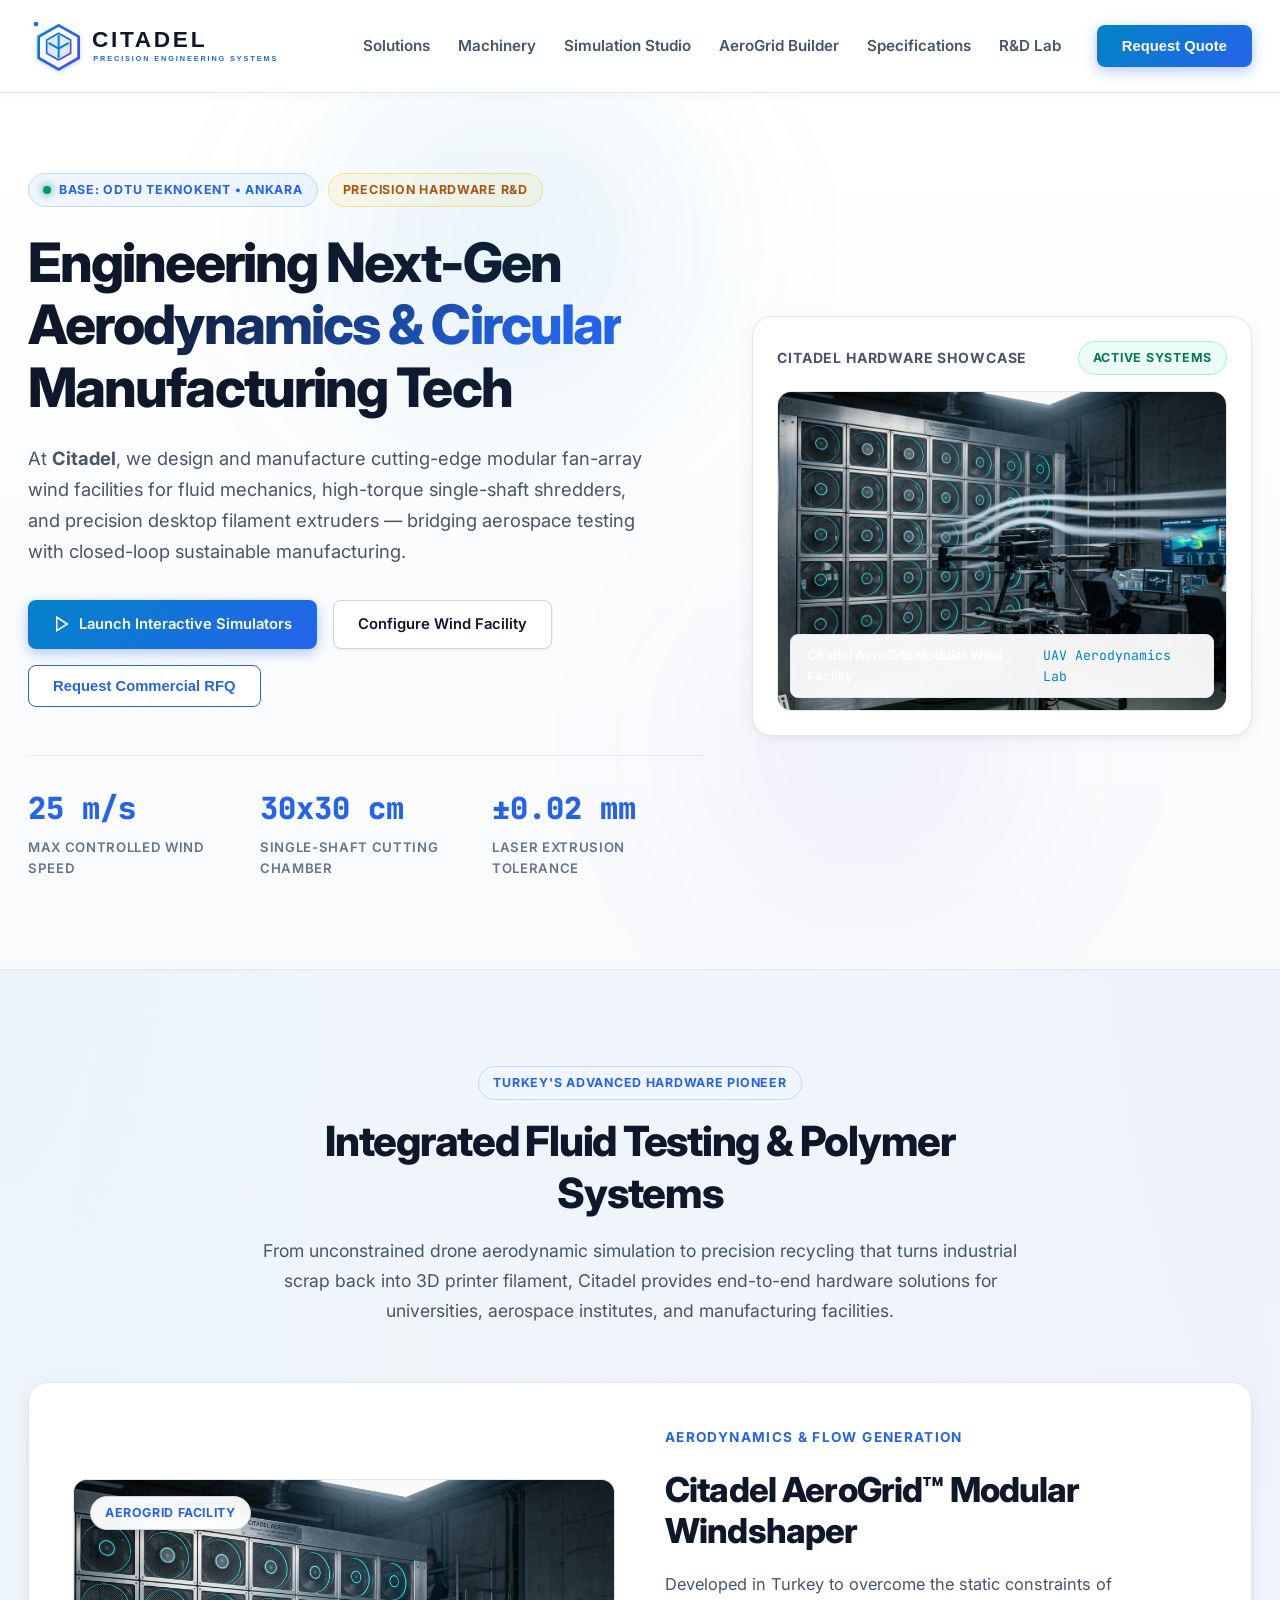
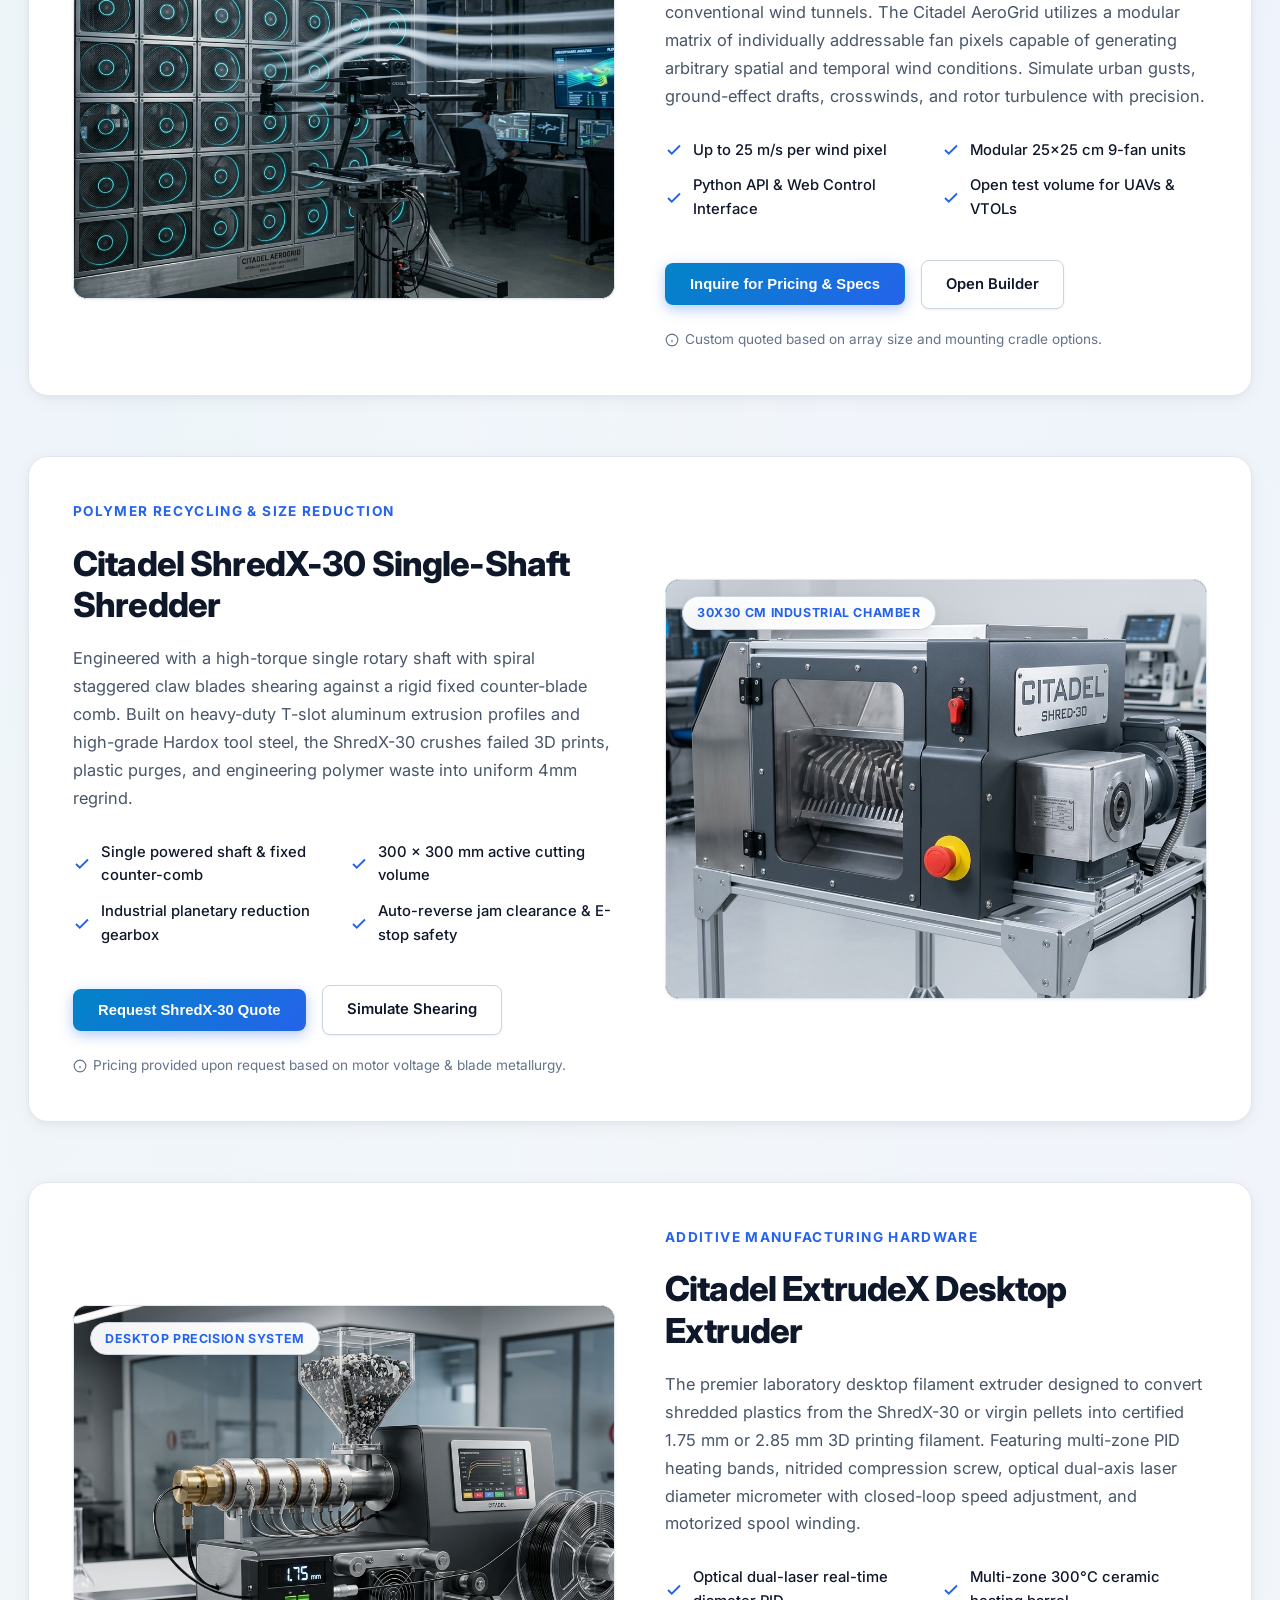
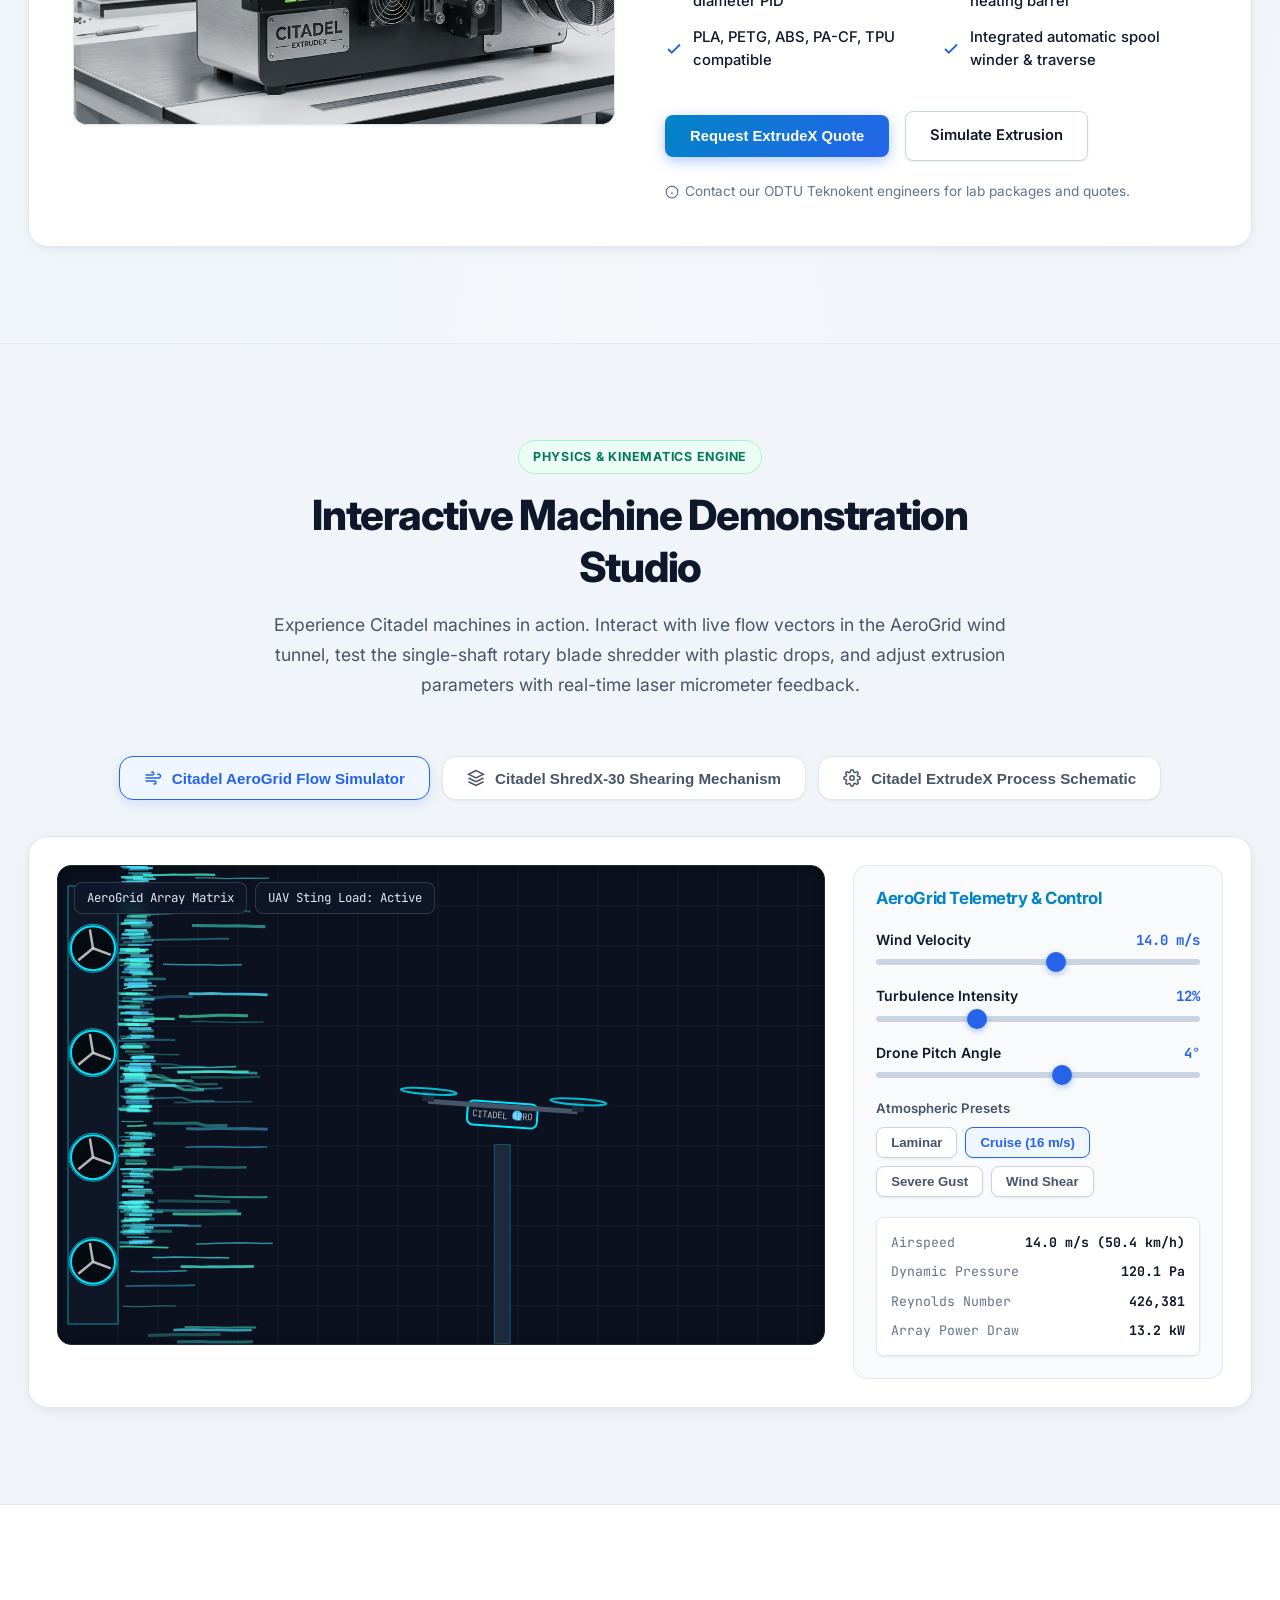
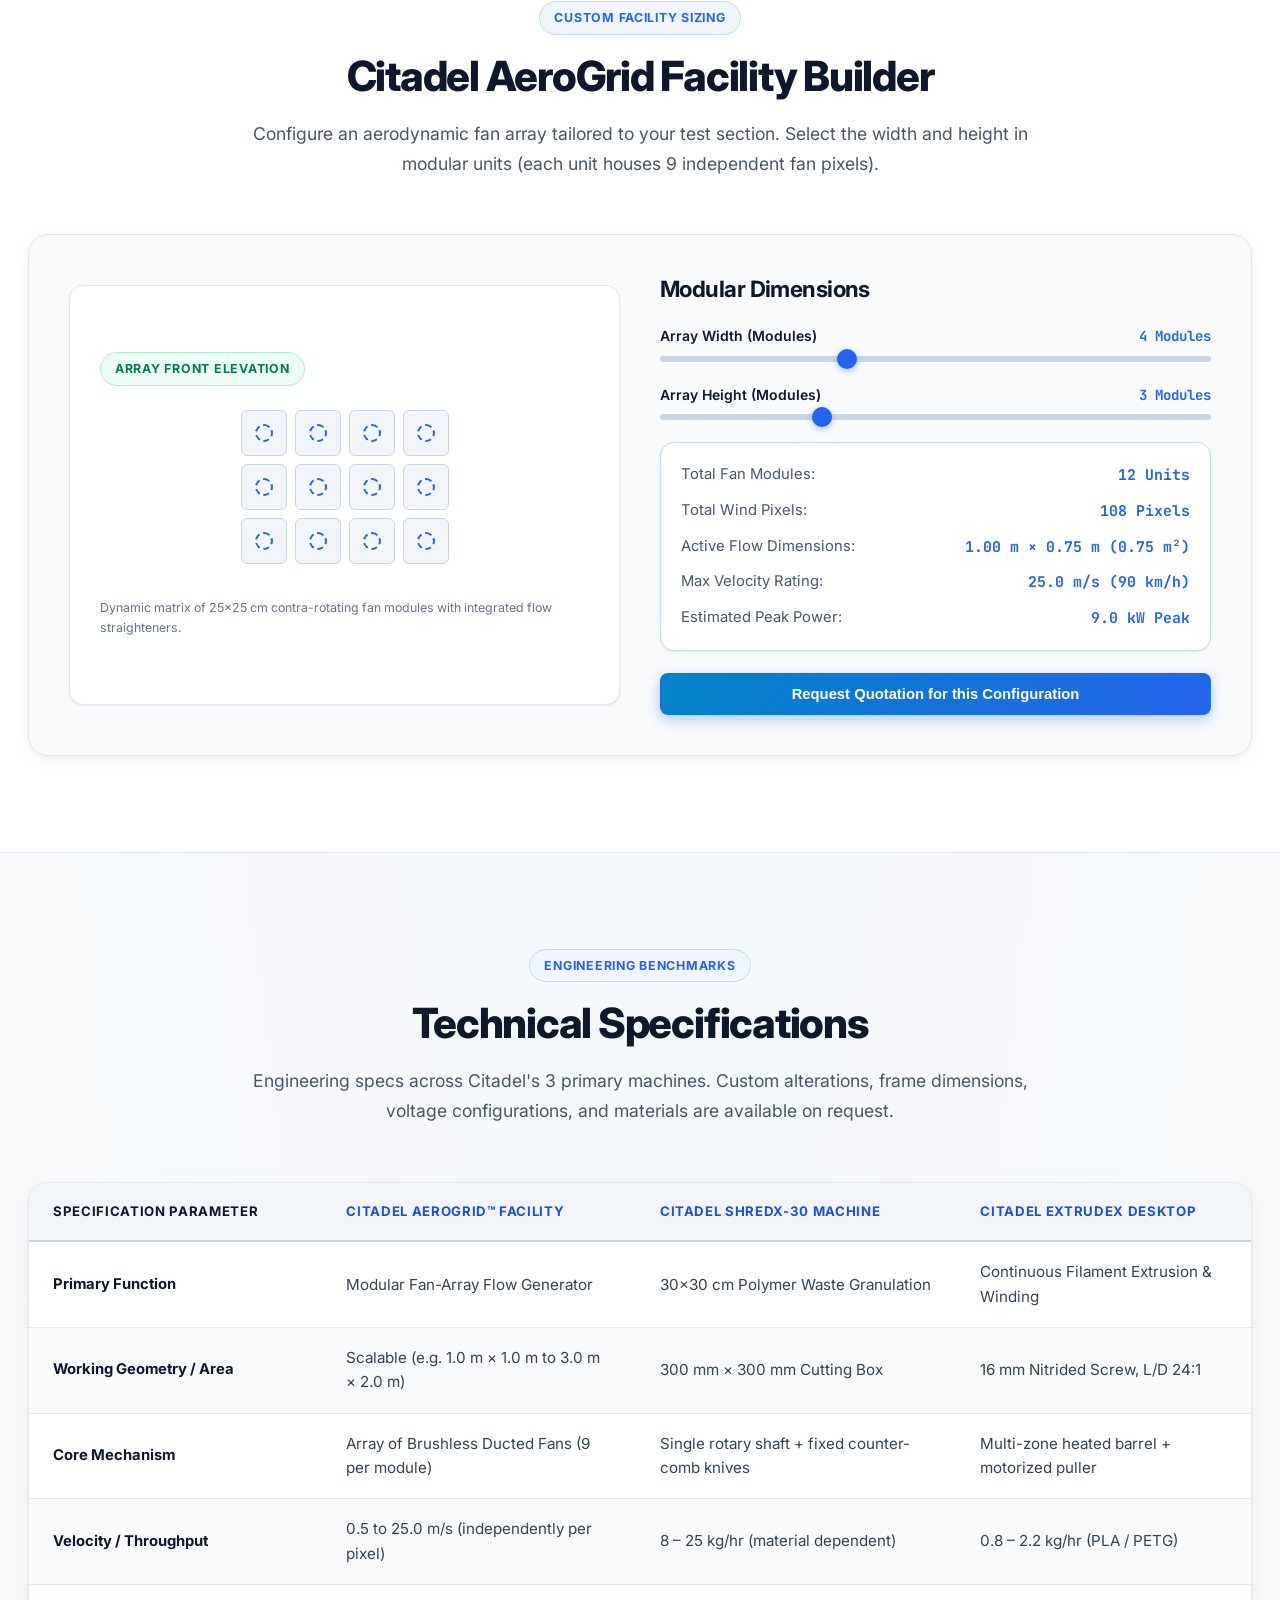
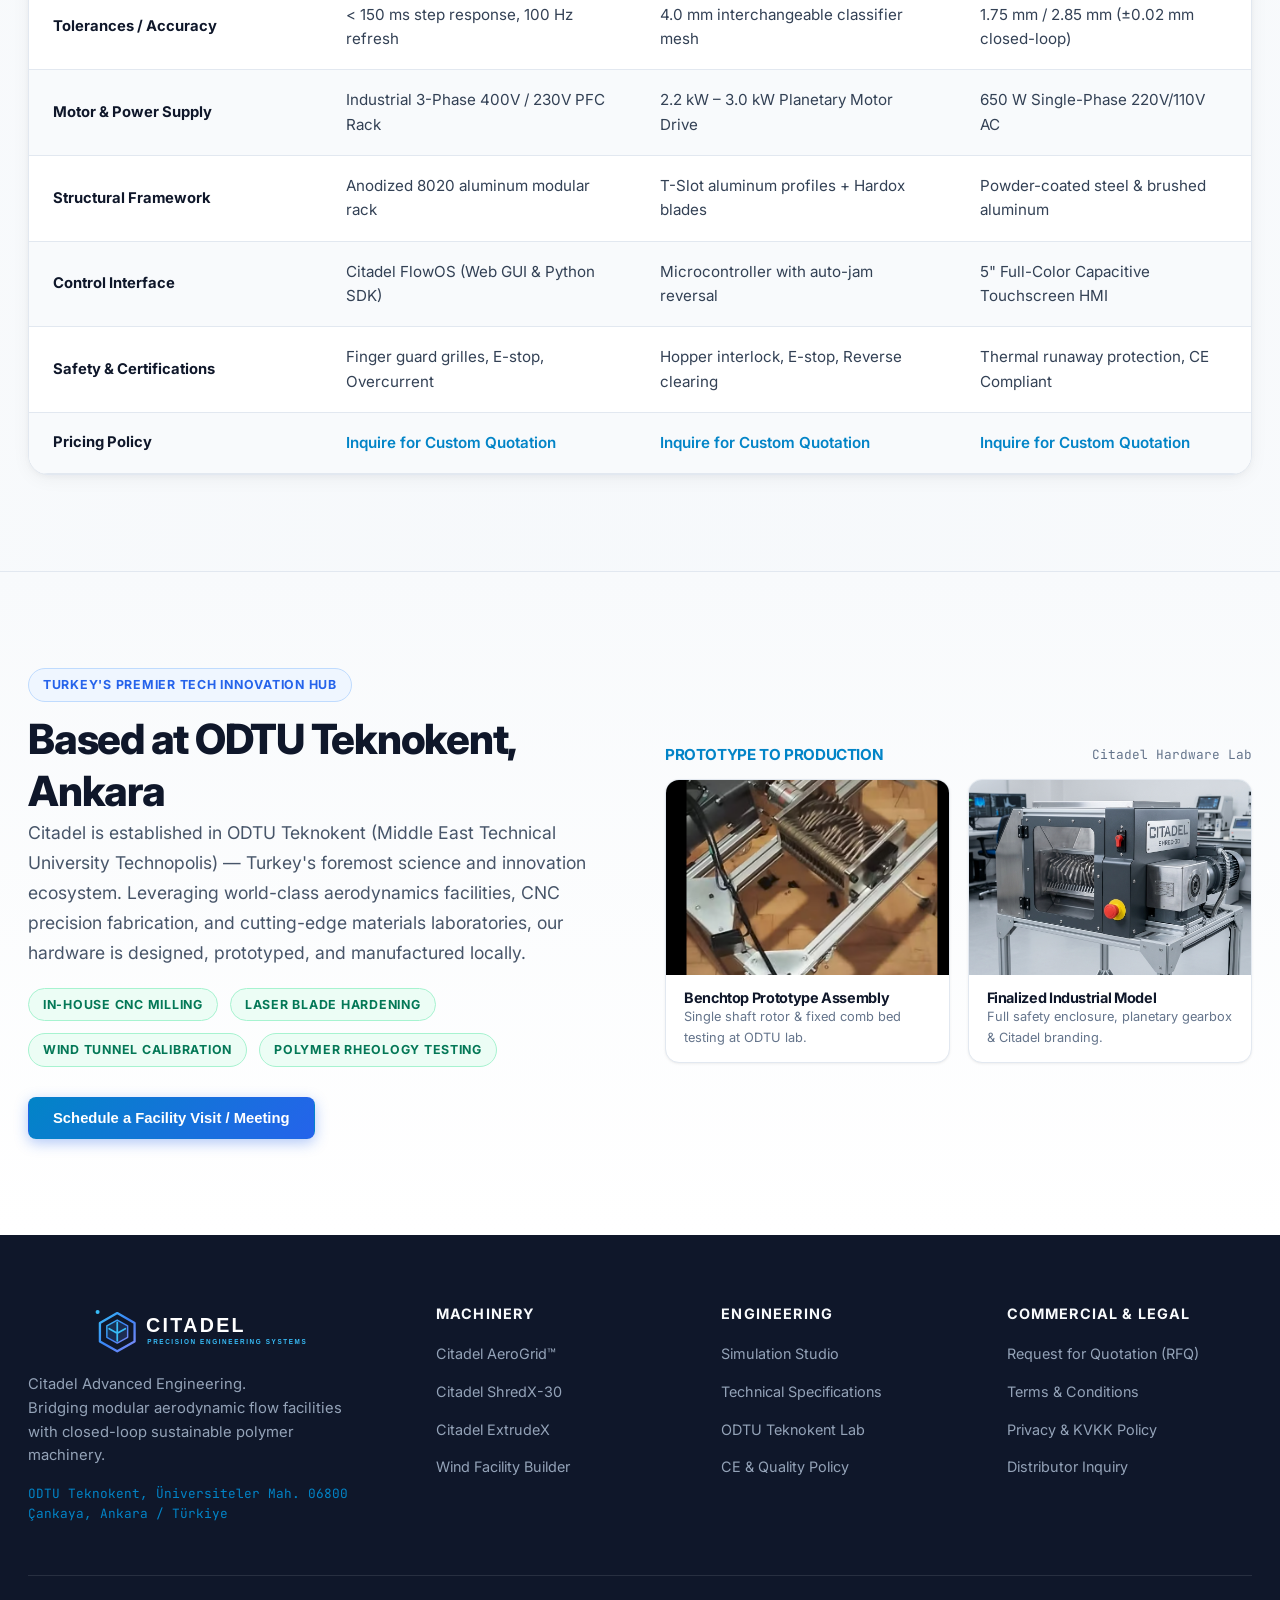
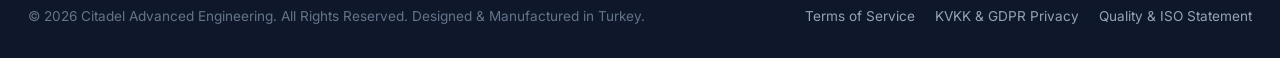
<file: index.html>
<!DOCTYPE html>
<html lang="en">
<head>
  <meta charset="UTF-8">
  <meta name="viewport" content="width=device-width, initial-scale=1.0">
  <title>Citadel | Precision Aerodynamic Facilities & Industrial Circular Tech</title>
  <meta name="description" content="Citadel - Advanced engineering and hardware development based in ODTU Teknokent, Turkey. Modular fan-array wind facilities, 30x30 single-shaft shredders, and desktop filament extruders.">
  <meta name="author" content="Citadel">
  
  <!-- Open Graph / Meta -->
  <meta property="og:type" content="website">
  <meta property="og:title" content="Citadel | Advanced Engineering Solutions">
  <meta property="og:description" content="Modular wind testing facilities, single-shaft shredder machines, and desktop filament extrusion hardware. Base: ODTU Teknokent, Ankara.">
  <meta property="og:image" content="assets/images/citadel_windshaper_render.jpg">

  <!-- Fonts & Styles -->
  <link rel="preconnect" href="https://fonts.googleapis.com">
  <link rel="preconnect" href="https://fonts.gstatic.com" crossorigin>
  <link href="https://fonts.googleapis.com/css2?family=Inter:wght@300;400;500;600;700;800&family=JetBrains+Mono:wght@400;500;700&display=swap" rel="stylesheet">
  <link rel="stylesheet" href="css/styles.css?v=2.1">
  <link rel="icon" type="image/svg+xml" href="assets/images/citadel_logo.svg">
</head>
<body>

  <!-- ==========================================================================
       HEADER & NAVIGATION
       ========================================================================== -->
  <header class="site-header">
    <div class="container">
      <div class="nav-wrapper">
        <a href="#hero" class="brand-link">
          <img src="assets/images/citadel_logo.svg" alt="Citadel Logo" height="60">
        </a>

        <nav class="main-nav" id="mainNav">
          <ul class="nav-links">
            <li><a href="#solutions" class="nav-link">Solutions</a></li>
            <li><a href="#machines" class="nav-link">Machinery</a></li>
            <li><a href="#interactive-studio" class="nav-link">Simulation Studio</a></li>
            <li><a href="#configurator" class="nav-link">AeroGrid Builder</a></li>
            <li><a href="#specifications" class="nav-link">Specifications</a></li>
            <li><a href="#teknokent" class="nav-link">R&D Lab</a></li>
          </ul>

          <div class="nav-actions">
            <button class="btn btn-primary" data-open-modal="rfqModal">Request Quote</button>
          </div>
        </nav>

        <button class="mobile-toggle" id="mobileToggle" aria-label="Toggle navigation">
          <svg width="24" height="24" viewBox="0 0 24 24" fill="none" stroke="currentColor" stroke-width="2"><line x1="3" y1="12" x2="21" y2="12"></line><line x1="3" y1="6" x2="21" y2="6"></line><line x1="3" y1="18" x2="21" y2="18"></line></svg>
        </button>
      </div>
    </div>
  </header>

  <!-- ==========================================================================
       HERO SECTION
       ========================================================================== -->
  <section class="hero-section" id="hero">
    <div class="hero-glow-1"></div>
    <div class="hero-glow-2"></div>
    <div class="container">
      <div class="hero-grid">
        <div class="hero-content">
          <div class="hero-tag">
            <span class="badge"><span class="pulse-dot"></span> BASE: ODTU TEKNOKENT • ANKARA</span>
            <span class="badge badge-amber">PRECISION HARDWARE R&D</span>
          </div>

          <h1 class="hero-title">
            Engineering Next-Gen <br>
            <span class="gradient-text">Aerodynamics & Circular</span><br>
            Manufacturing Tech
          </h1>

          <p class="hero-desc">
            At <strong>Citadel</strong>, we design and manufacture cutting-edge modular fan-array wind facilities for fluid mechanics, high-torque single-shaft shredders, and precision desktop filament extruders — bridging aerospace testing with closed-loop sustainable manufacturing.
          </p>

          <div class="hero-cta">
            <a href="#interactive-studio" class="btn btn-primary">
              <svg width="18" height="18" viewBox="0 0 24 24" fill="none" stroke="currentColor" stroke-width="2"><polygon points="5 3 19 12 5 21 5 3"></polygon></svg>
              Launch Interactive Simulators
            </a>
            <a href="#configurator" class="btn btn-secondary">
              Configure Wind Facility
            </a>
            <button class="btn btn-outline" data-open-modal="rfqModal">
              Request Commercial RFQ
            </button>
          </div>

          <div class="hero-stats-row">
            <div class="hero-stat-card">
              <span class="num">25 m/s</span>
              <span class="label">Max Controlled Wind Speed</span>
            </div>
            <div class="hero-stat-card">
              <span class="num">30x30 cm</span>
              <span class="label">Single-Shaft Cutting Chamber</span>
            </div>
            <div class="hero-stat-card">
              <span class="num">±0.02 mm</span>
              <span class="label">Laser Extrusion Tolerance</span>
            </div>
          </div>
        </div>

        <div class="hero-visual-card">
          <div class="hero-visual-header">
            <span class="hero-visual-title">Citadel Hardware Showcase</span>
            <span class="badge badge-emerald">Active Systems</span>
          </div>
          <div class="hero-image-frame">
            <img src="assets/images/citadel_windshaper_render.jpg" alt="Citadel AeroGrid Wind Facility in ODTU Teknokent Lab">
            <div class="hero-badge-overlay">
              <span style="font-weight: 600; color: #fff;">Citadel AeroGrid Modular Wind Facility</span>
              <span class="mono" style="color: var(--accent-cyan);">UAV Aerodynamics Lab</span>
            </div>
          </div>
        </div>
      </div>
    </div>
  </section>

  <!-- ==========================================================================
       SOLUTIONS OVERVIEW
       ========================================================================== -->
  <section id="solutions">
    <div class="container">
      <div class="section-header">
        <span class="badge">TURKEY'S ADVANCED HARDWARE PIONEER</span>
        <h2 class="section-title">Integrated Fluid Testing & Polymer Systems</h2>
        <p class="section-desc">
          From unconstrained drone aerodynamic simulation to precision recycling that turns industrial scrap back into 3D printer filament, Citadel provides end-to-end hardware solutions for universities, aerospace institutes, and manufacturing facilities.
        </p>
      </div>

      <div class="product-showcase-grid" id="machines">

        <!-- PRODUCT 1: AEROGRID (WINDSHAPER) -->
        <article class="product-feature-card" id="aerogrid">
          <div class="product-media-column">
            <img src="assets/images/citadel_windshaper_render.jpg" alt="Citadel AeroGrid Modular Wind Tunnel">
            <span class="product-overlay-badge">AeroGrid Facility</span>
          </div>
          <div class="product-info-column">
            <span class="product-category">Aerodynamics & Flow Generation</span>
            <h3 class="product-heading">Citadel AeroGrid™ Modular Windshaper</h3>
            <p class="product-narrative">
              Developed in Turkey to overcome the static constraints of conventional wind tunnels. The Citadel AeroGrid utilizes a modular matrix of individually addressable fan pixels capable of generating arbitrary spatial and temporal wind conditions. Simulate urban gusts, ground-effect drafts, crosswinds, and rotor turbulence with precision.
            </p>
            <ul class="product-highlights">
              <li>
                <svg width="18" height="18" viewBox="0 0 24 24" fill="none" stroke="currentColor" stroke-width="2.5"><polyline points="20 6 9 17 4 12"></polyline></svg>
                <span>Up to 25 m/s per wind pixel</span>
              </li>
              <li>
                <svg width="18" height="18" viewBox="0 0 24 24" fill="none" stroke="currentColor" stroke-width="2.5"><polyline points="20 6 9 17 4 12"></polyline></svg>
                <span>Modular 25x25 cm 9-fan units</span>
              </li>
              <li>
                <svg width="18" height="18" viewBox="0 0 24 24" fill="none" stroke="currentColor" stroke-width="2.5"><polyline points="20 6 9 17 4 12"></polyline></svg>
                <span>Python API & Web Control Interface</span>
              </li>
              <li>
                <svg width="18" height="18" viewBox="0 0 24 24" fill="none" stroke="currentColor" stroke-width="2.5"><polyline points="20 6 9 17 4 12"></polyline></svg>
                <span>Open test volume for UAVs & VTOLs</span>
              </li>
            </ul>
            <div class="product-actions">
              <button class="btn btn-primary" data-open-modal="rfqModal" data-rfq-system="AEROGRID">Inquire for Pricing & Specs</button>
              <a href="#configurator" class="btn btn-secondary">Open Builder</a>
            </div>
            <div class="btn-price-info">
              <svg width="14" height="14" viewBox="0 0 24 24" fill="none" stroke="currentColor" stroke-width="2"><circle cx="12" cy="12" r="10"></circle><line x1="12" y1="16" x2="12" y2="12"></line><line x1="12" y1="8" x2="12.01" y2="8"></line></svg>
              <span>Custom quoted based on array size and mounting cradle options.</span>
            </div>
          </div>
        </article>

        <!-- PRODUCT 2: SHREDX-30 (SINGLE-SHAFT ROTARY SHREDDER) -->
        <article class="product-feature-card reverse" id="shredder">
          <div class="product-media-column">
            <img src="assets/images/citadel_shredder_render.jpg" alt="Citadel ShredX-30 Single-Shaft Shredder Machine">
            <span class="product-overlay-badge">30x30 cm Industrial Chamber</span>
          </div>
          <div class="product-info-column">
            <span class="product-category">Polymer Recycling & Size Reduction</span>
            <h3 class="product-heading">Citadel ShredX-30 Single-Shaft Shredder</h3>
            <p class="product-narrative">
              Engineered with a high-torque single rotary shaft with spiral staggered claw blades shearing against a rigid fixed counter-blade comb. Built on heavy-duty T-slot aluminum extrusion profiles and high-grade Hardox tool steel, the ShredX-30 crushes failed 3D prints, plastic purges, and engineering polymer waste into uniform 4mm regrind.
            </p>
            <ul class="product-highlights">
              <li>
                <svg width="18" height="18" viewBox="0 0 24 24" fill="none" stroke="currentColor" stroke-width="2.5"><polyline points="20 6 9 17 4 12"></polyline></svg>
                <span>Single powered shaft & fixed counter-comb</span>
              </li>
              <li>
                <svg width="18" height="18" viewBox="0 0 24 24" fill="none" stroke="currentColor" stroke-width="2.5"><polyline points="20 6 9 17 4 12"></polyline></svg>
                <span>300 x 300 mm active cutting volume</span>
              </li>
              <li>
                <svg width="18" height="18" viewBox="0 0 24 24" fill="none" stroke="currentColor" stroke-width="2.5"><polyline points="20 6 9 17 4 12"></polyline></svg>
                <span>Industrial planetary reduction gearbox</span>
              </li>
              <li>
                <svg width="18" height="18" viewBox="0 0 24 24" fill="none" stroke="currentColor" stroke-width="2.5"><polyline points="20 6 9 17 4 12"></polyline></svg>
                <span>Auto-reverse jam clearance & E-stop safety</span>
              </li>
            </ul>
            <div class="product-actions">
              <button class="btn btn-primary" data-open-modal="rfqModal" data-rfq-system="SHREDX30">Request ShredX-30 Quote</button>
              <a href="#interactive-studio" class="btn btn-secondary">Simulate Shearing</a>
            </div>
            <div class="btn-price-info">
              <svg width="14" height="14" viewBox="0 0 24 24" fill="none" stroke="currentColor" stroke-width="2"><circle cx="12" cy="12" r="10"></circle><line x1="12" y1="16" x2="12" y2="12"></line><line x1="12" y1="8" x2="12.01" y2="8"></line></svg>
              <span>Pricing provided upon request based on motor voltage & blade metallurgy.</span>
            </div>
          </div>
        </article>

        <!-- PRODUCT 3: EXTRUDEX (DESKTOP FILAMENT EXTRUDER) -->
        <article class="product-feature-card" id="extruder">
          <div class="product-media-column">
            <img src="assets/images/citadel_extruder_render.jpg" alt="Citadel ExtrudeX Desktop Filament Extruder Machine">
            <span class="product-overlay-badge">Desktop Precision System</span>
          </div>
          <div class="product-info-column">
            <span class="product-category">Additive Manufacturing Hardware</span>
            <h3 class="product-heading">Citadel ExtrudeX Desktop Extruder</h3>
            <p class="product-narrative">
              The premier laboratory desktop filament extruder designed to convert shredded plastics from the ShredX-30 or virgin pellets into certified 1.75 mm or 2.85 mm 3D printing filament. Featuring multi-zone PID heating bands, nitrided compression screw, optical dual-axis laser diameter micrometer with closed-loop speed adjustment, and motorized spool winding.
            </p>
            <ul class="product-highlights">
              <li>
                <svg width="18" height="18" viewBox="0 0 24 24" fill="none" stroke="currentColor" stroke-width="2.5"><polyline points="20 6 9 17 4 12"></polyline></svg>
                <span>Optical dual-laser real-time diameter PID</span>
              </li>
              <li>
                <svg width="18" height="18" viewBox="0 0 24 24" fill="none" stroke="currentColor" stroke-width="2.5"><polyline points="20 6 9 17 4 12"></polyline></svg>
                <span>Multi-zone 300°C ceramic heating barrel</span>
              </li>
              <li>
                <svg width="18" height="18" viewBox="0 0 24 24" fill="none" stroke="currentColor" stroke-width="2.5"><polyline points="20 6 9 17 4 12"></polyline></svg>
                <span>PLA, PETG, ABS, PA-CF, TPU compatible</span>
              </li>
              <li>
                <svg width="18" height="18" viewBox="0 0 24 24" fill="none" stroke="currentColor" stroke-width="2.5"><polyline points="20 6 9 17 4 12"></polyline></svg>
                <span>Integrated automatic spool winder & traverse</span>
              </li>
            </ul>
            <div class="product-actions">
              <button class="btn btn-primary" data-open-modal="rfqModal" data-rfq-system="EXTRUDEX">Request ExtrudeX Quote</button>
              <a href="#interactive-studio" class="btn btn-secondary">Simulate Extrusion</a>
            </div>
            <div class="btn-price-info">
              <svg width="14" height="14" viewBox="0 0 24 24" fill="none" stroke="currentColor" stroke-width="2"><circle cx="12" cy="12" r="10"></circle><line x1="12" y1="16" x2="12" y2="12"></line><line x1="12" y1="8" x2="12.01" y2="8"></line></svg>
              <span>Contact our ODTU Teknokent engineers for lab packages and quotes.</span>
            </div>
          </div>
        </article>

      </div>
    </div>
  </section>

  <!-- ==========================================================================
       INTERACTIVE SIMULATION STUDIO
       ========================================================================== -->
  <section class="studio-section" id="interactive-studio">
    <div class="container">
      <div class="section-header">
        <span class="badge badge-emerald">PHYSICS & KINEMATICS ENGINE</span>
        <h2 class="section-title">Interactive Machine Demonstration Studio</h2>
        <p class="section-desc">
          Experience Citadel machines in action. Interact with live flow vectors in the AeroGrid wind tunnel, test the single-shaft rotary blade shredder with plastic drops, and adjust extrusion parameters with real-time laser micrometer feedback.
        </p>
      </div>

      <!-- Studio Tabs -->
      <div class="studio-tabs">
        <button class="studio-tab-btn active" data-target="tabAeroGrid">
          <svg width="18" height="18" viewBox="0 0 24 24" fill="none" stroke="currentColor" stroke-width="2"><path d="M9.59 4.59A2 2 0 1 1 11 8H2m10.59 11.41A2 2 0 1 0 14 16H2m15.73-8.27A2.5 2.5 0 1 1 19.5 12H2"></path></svg>
          Citadel AeroGrid Flow Simulator
        </button>
        <button class="studio-tab-btn" data-target="tabShredder">
          <svg width="18" height="18" viewBox="0 0 24 24" fill="none" stroke="currentColor" stroke-width="2"><polygon points="12 2 2 7 12 12 22 7 12 2"></polygon><polyline points="2 17 12 22 22 17"></polyline><polyline points="2 12 12 17 22 12"></polyline></svg>
          Citadel ShredX-30 Shearing Mechanism
        </button>
        <button class="studio-tab-btn" data-target="tabExtruder">
          <svg width="18" height="18" viewBox="0 0 24 24" fill="none" stroke="currentColor" stroke-width="2"><circle cx="12" cy="12" r="3"></circle><path d="M19.4 15a1.65 1.65 0 0 0 .33 1.82l.06.06a2 2 0 0 1 0 2.83 2 2 0 0 1-2.83 0l-.06-.06a1.65 1.65 0 0 0-1.82-.33 1.65 1.65 0 0 0-1 1.51V21a2 2 0 0 1-2 2 2 2 0 0 1-2-2v-.09A1.65 1.65 0 0 0 9 19.4a1.65 1.65 0 0 0-1.82.33l-.06.06a2 2 0 0 1-2.83 0 2 2 0 0 1 0-2.83l.06-.06a1.65 1.65 0 0 0 .33-1.82 1.65 1.65 0 0 0-1.51-1H3a2 2 0 0 1-2-2 2 2 0 0 1 2-2h.09A1.65 1.65 0 0 0 4.6 9a1.65 1.65 0 0 0-.33-1.82l-.06-.06a2 2 0 0 1 0-2.83 2 2 0 0 1 2.83 0l.06.06a1.65 1.65 0 0 0 1.82.33H9a1.65 1.65 0 0 0 1-1.51V3a2 2 0 0 1 2-2 2 2 0 0 1 2 2v.09a1.65 1.65 0 0 0 1 1.51 1.65 1.65 0 0 0 1.82-.33l.06-.06a2 2 0 0 1 2.83 0 2 2 0 0 1 0 2.83l-.06.06a1.65 1.65 0 0 0-.33 1.82V9a1.65 1.65 0 0 0 1.51 1H21a2 2 0 0 1 2 2 2 2 0 0 1-2 2h-.09a1.65 1.65 0 0 0-1.51 1z"></path></svg>
          Citadel ExtrudeX Process Schematic
        </button>
      </div>

      <div class="simulator-viewport">

        <!-- PANE 1: AEROGRID -->
        <div class="sim-pane active" id="tabAeroGrid">
          <div class="sim-layout">
            <div class="canvas-container">
              <canvas id="aeroCanvas"></canvas>
              <div class="canvas-overlay-ui">
                <span class="canvas-badge">AeroGrid Array Matrix</span>
                <span class="canvas-badge">UAV Sting Load: Active</span>
              </div>
            </div>

            <div class="sim-controls-panel">
              <h4 style="color: var(--accent-cyan); font-size: 1.05rem;">AeroGrid Telemetry & Control</h4>

              <div class="control-group">
                <div class="control-label-row">
                  <span>Wind Velocity</span>
                  <span class="control-val" id="windSpeedVal">14.0 m/s</span>
                </div>
                <input type="range" id="windSpeedSlider" min="0" max="25" step="0.5" value="14">
              </div>

              <div class="control-group">
                <div class="control-label-row">
                  <span>Turbulence Intensity</span>
                  <span class="control-val" id="windTurbVal">12%</span>
                </div>
                <input type="range" id="windTurbSlider" min="0" max="40" step="1" value="12">
              </div>

              <div class="control-group">
                <div class="control-label-row">
                  <span>Drone Pitch Angle</span>
                  <span class="control-val" id="dronePitchVal">4°</span>
                </div>
                <input type="range" id="dronePitchSlider" min="-25" max="25" step="1" value="4">
              </div>

              <div class="control-group">
                <span style="font-size: 0.825rem; font-weight: 600; color: var(--text-secondary);">Atmospheric Presets</span>
                <div class="sim-button-row">
                  <button class="btn-chip" data-aero-preset="laminar">Laminar</button>
                  <button class="btn-chip active" data-aero-preset="cruise">Cruise (16 m/s)</button>
                  <button class="btn-chip" data-aero-preset="gust">Severe Gust</button>
                  <button class="btn-chip" data-aero-preset="shear">Wind Shear</button>
                </div>
              </div>

              <div class="sim-telemetry-box">
                <div class="telemetry-row">
                  <span>Airspeed</span>
                  <span id="telAirspeed">14.0 m/s</span>
                </div>
                <div class="telemetry-row">
                  <span>Dynamic Pressure</span>
                  <span id="telDynPressure">120.1 Pa</span>
                </div>
                <div class="telemetry-row">
                  <span>Reynolds Number</span>
                  <span id="telReynolds">426,000</span>
                </div>
                <div class="telemetry-row">
                  <span>Array Power Draw</span>
                  <span id="telPowerDraw">12.4 kW</span>
                </div>
              </div>
            </div>
          </div>
        </div>

        <!-- PANE 2: SHREDDER (SINGLE SHAFT) -->
        <div class="sim-pane" id="tabShredder">
          <div class="sim-layout">
            <div class="canvas-container">
              <canvas id="shredCanvas"></canvas>
              <div class="canvas-overlay-ui">
                <span class="canvas-badge">Single Powered Shaft Rotor</span>
                <span class="canvas-badge">Fixed Counter-Comb Bed</span>
              </div>
            </div>

            <div class="sim-controls-panel">
              <h4 style="color: var(--accent-amber); font-size: 1.05rem;">ShredX-30 Shearing Kinematics</h4>
              <p style="font-size: 0.8rem; color: var(--text-muted);">
                Single rotary shaft rotates spiral hook blades tightly against stationary fixed bed knives, shearing plastic into 4mm regrind.
              </p>

              <div class="control-group">
                <div class="control-label-row">
                  <span>Rotor Shaft Velocity</span>
                  <span class="control-val" id="shredRpmVal">36 RPM</span>
                </div>
                <input type="range" id="shredRpmSlider" min="10" max="65" step="1" value="36">
              </div>

              <div class="sim-button-row">
                <button class="btn btn-secondary" id="dropScrapBtn" style="font-size: 0.825rem; padding: 8px 14px;">
                  + Feed Plastic Scrap
                </button>
                <button class="btn btn-outline" id="shredDirToggle" style="font-size: 0.825rem; padding: 8px 14px;">
                  Direction: Forward Shred
                </button>
                <button class="btn btn-secondary" id="shredEStopBtn" style="font-size: 0.825rem; padding: 8px 14px; border-color: var(--accent-rose); color: var(--accent-rose);">
                  EMERGENCY STOP
                </button>
              </div>

              <div class="sim-telemetry-box">
                <div class="telemetry-row">
                  <span>Motor Status</span>
                  <span id="telShredStatus" style="color: var(--accent-emerald);">RUNNING (FORWARD)</span>
                </div>
                <div class="telemetry-row">
                  <span>Shaft Torque Load</span>
                  <span id="telShredTorque">38% (129 N·m)</span>
                </div>
                <div class="telemetry-row">
                  <span>Flakes Classified</span>
                  <span id="telFlakeCount">1,420 pcs</span>
                </div>
                <div class="telemetry-row">
                  <span>Chamber Geometry</span>
                  <span>300 × 300 mm Single-Shaft</span>
                </div>
              </div>
            </div>
          </div>
        </div>

        <!-- PANE 3: EXTRUDER -->
        <div class="sim-pane" id="tabExtruder">
          <div class="sim-layout">
            <div class="canvas-container">
              <canvas id="extrudeCanvas"></canvas>
              <div class="canvas-overlay-ui">
                <span class="canvas-badge">Continuous Melt Extrusion</span>
                <span class="canvas-badge">Dual-Axis Laser Gauge</span>
              </div>
            </div>

            <div class="sim-controls-panel">
              <h4 style="color: var(--accent-cyan); font-size: 1.05rem;">ExtrudeX Process Telemetry</h4>

              <div class="control-group">
                <label style="font-size: 0.85rem; font-weight: 600;">Polymer Profile</label>
                <select class="form-control" id="polymerSelector" style="padding: 8px 12px; font-size: 0.85rem;">
                  <option value="PLA">PLA Recycled Flakes (205°C)</option>
                  <option value="PETG">PETG Regrind (235°C)</option>
                  <option value="ABS">ABS High-Impact (245°C)</option>
                  <option value="PACF">PA-CF Carbon Fiber (265°C)</option>
                  <option value="TPU">TPU Elastomer (215°C)</option>
                </select>
              </div>

              <div class="control-group">
                <div class="control-label-row">
                  <span>Extrusion Screw Speed</span>
                  <span class="control-val" id="screwRpmVal">8.0 RPM</span>
                </div>
                <input type="range" id="screwRpmSlider" min="2" max="20" step="0.5" value="8">
              </div>

              <div class="sim-button-row">
                <button class="btn btn-secondary active" id="pidToggleBtn" style="font-size: 0.825rem; padding: 8px 14px;">
                  Optical Laser PID: Active
                </button>
              </div>

              <div class="sim-telemetry-box">
                <div class="telemetry-row">
                  <span>Laser Measured Dia</span>
                  <span id="telExtrudeDia" style="color: var(--accent-emerald); font-weight: 700;">1.750 mm</span>
                </div>
                <div class="telemetry-row">
                  <span>Die Nozzle Temp</span>
                  <span id="telExtrudeTemp">205 °C</span>
                </div>
                <div class="telemetry-row">
                  <span>Filament Extruded</span>
                  <span id="telExtrudeMeters">34.8 m</span>
                </div>
                <div class="telemetry-row">
                  <span>Spool Packaging</span>
                  <span>Auto-Traverse Wound</span>
                </div>
              </div>
            </div>
          </div>
        </div>

      </div>
    </div>
  </section>

  <!-- ==========================================================================
       WINDSHAPER MODULAR CONFIGURATOR
       ========================================================================== -->
  <section class="configurator-section" id="configurator">
    <div class="container">
      <div class="section-header">
        <span class="badge">CUSTOM FACILITY SIZING</span>
        <h2 class="section-title">Citadel AeroGrid Facility Builder</h2>
        <p class="section-desc">
          Configure an aerodynamic fan array tailored to your test section. Select the width and height in modular units (each unit houses 9 independent fan pixels).
        </p>
      </div>

      <div class="configurator-grid">
        <div class="config-preview-panel">
          <span class="badge badge-emerald" style="align-self: flex-start;">Array Front Elevation</span>
          <div class="fan-matrix-display" id="fanMatrixDisplay"></div>
          <span style="font-size: 0.775rem; color: var(--text-muted); margin-top: 10px;">
            Dynamic matrix of 25x25 cm contra-rotating fan modules with integrated flow straighteners.
          </span>
        </div>

        <div class="config-options-panel">
          <h3 style="font-size: 1.4rem;">Modular Dimensions</h3>

          <div class="control-group">
            <div class="control-label-row">
              <label for="cfgWidth">Array Width (Modules)</label>
              <span class="control-val"><span id="cfgWidthVal">4</span> Modules</span>
            </div>
            <input type="range" id="cfgWidth" min="1" max="10" step="1" value="4" oninput="document.getElementById('cfgWidthVal').textContent = this.value">
          </div>

          <div class="control-group">
            <div class="control-label-row">
              <label for="cfgHeight">Array Height (Modules)</label>
              <span class="control-val"><span id="cfgHeightVal">3</span> Modules</span>
            </div>
            <input type="range" id="cfgHeight" min="1" max="8" step="1" value="3" oninput="document.getElementById('cfgHeightVal').textContent = this.value">
          </div>

          <div class="config-summary-card">
            <div class="config-summary-row">
              <span class="label">Total Fan Modules:</span>
              <span class="val" id="cfgModulesCount">12 Units</span>
            </div>
            <div class="config-summary-row">
              <span class="label">Total Wind Pixels:</span>
              <span class="val" id="cfgPixelsCount">108 Pixels</span>
            </div>
            <div class="config-summary-row">
              <span class="label">Active Flow Dimensions:</span>
              <span class="val" id="cfgTestArea">1.00 m × 0.75 m (0.75 m²)</span>
            </div>
            <div class="config-summary-row">
              <span class="label">Max Velocity Rating:</span>
              <span class="val">25.0 m/s (90 km/h)</span>
            </div>
            <div class="config-summary-row">
              <span class="label">Estimated Peak Power:</span>
              <span class="val" id="cfgPowerEstimate">9.0 kW Peak</span>
            </div>
          </div>

          <button class="btn btn-primary" id="cfgRequestQuoteBtn">
            Request Quotation for this Configuration
          </button>
        </div>
      </div>
    </div>
  </section>

  <!-- ==========================================================================
       SPECIFICATIONS TABLE (GUESSED SPECS)
       ========================================================================== -->
  <section id="specifications">
    <div class="container">
      <div class="section-header">
        <span class="badge">ENGINEERING BENCHMARKS</span>
        <h2 class="section-title">Technical Specifications</h2>
        <p class="section-desc">
          Engineering specs across Citadel's 3 primary machines. Custom alterations, frame dimensions, voltage configurations, and materials are available on request.
        </p>
      </div>

      <div class="specs-table-wrapper">
        <table class="specs-table">
          <thead>
            <tr>
              <th>Specification Parameter</th>
              <th>Citadel AeroGrid™ Facility</th>
              <th>Citadel ShredX-30 Machine</th>
              <th>Citadel ExtrudeX Desktop</th>
            </tr>
          </thead>
          <tbody>
            <tr>
              <td>Primary Function</td>
              <td class="product-col">Modular Fan-Array Flow Generator</td>
              <td class="product-col">30x30 cm Polymer Waste Granulation</td>
              <td class="product-col">Continuous Filament Extrusion & Winding</td>
            </tr>
            <tr>
              <td>Working Geometry / Area</td>
              <td class="product-col">Scalable (e.g. 1.0 m × 1.0 m to 3.0 m × 2.0 m)</td>
              <td class="product-col">300 mm × 300 mm Cutting Box</td>
              <td class="product-col">16 mm Nitrided Screw, L/D 24:1</td>
            </tr>
            <tr>
              <td>Core Mechanism</td>
              <td class="product-col">Array of Brushless Ducted Fans (9 per module)</td>
              <td class="product-col">Single rotary shaft + fixed counter-comb knives</td>
              <td class="product-col">Multi-zone heated barrel + motorized puller</td>
            </tr>
            <tr>
              <td>Velocity / Throughput</td>
              <td class="product-col">0.5 to 25.0 m/s (independently per pixel)</td>
              <td class="product-col">8 – 25 kg/hr (material dependent)</td>
              <td class="product-col">0.8 – 2.2 kg/hr (PLA / PETG)</td>
            </tr>
            <tr>
              <td>Tolerances / Accuracy</td>
              <td class="product-col">&lt; 150 ms step response, 100 Hz refresh</td>
              <td class="product-col">4.0 mm interchangeable classifier mesh</td>
              <td class="product-col">1.75 mm / 2.85 mm (±0.02 mm closed-loop)</td>
            </tr>
            <tr>
              <td>Motor & Power Supply</td>
              <td class="product-col">Industrial 3-Phase 400V / 230V PFC Rack</td>
              <td class="product-col">2.2 kW – 3.0 kW Planetary Motor Drive</td>
              <td class="product-col">650 W Single-Phase 220V/110V AC</td>
            </tr>
            <tr>
              <td>Structural Framework</td>
              <td class="product-col">Anodized 8020 aluminum modular rack</td>
              <td class="product-col">T-Slot aluminum profiles + Hardox blades</td>
              <td class="product-col">Powder-coated steel & brushed aluminum</td>
            </tr>
            <tr>
              <td>Control Interface</td>
              <td class="product-col">Citadel FlowOS (Web GUI & Python SDK)</td>
              <td class="product-col">Microcontroller with auto-jam reversal</td>
              <td class="product-col">5" Full-Color Capacitive Touchscreen HMI</td>
            </tr>
            <tr>
              <td>Safety & Certifications</td>
              <td class="product-col">Finger guard grilles, E-stop, Overcurrent</td>
              <td class="product-col">Hopper interlock, E-stop, Reverse clearing</td>
              <td class="product-col">Thermal runaway protection, CE Compliant</td>
            </tr>
            <tr>
              <td>Pricing Policy</td>
              <td class="product-col" style="color: var(--accent-cyan);">Inquire for Custom Quotation</td>
              <td class="product-col" style="color: var(--accent-cyan);">Inquire for Custom Quotation</td>
              <td class="product-col" style="color: var(--accent-cyan);">Inquire for Custom Quotation</td>
            </tr>
          </tbody>
        </table>
      </div>
    </div>
  </section>

  <!-- ==========================================================================
       ODTU TEKNOKENT ENGINEERING R&D
       ========================================================================== -->
  <section class="teknokent-section" id="teknokent">
    <div class="container">
      <div class="teknokent-grid">
        <div>
          <span class="badge">TURKEY'S PREMIER TECH INNOVATION HUB</span>
          <h2 class="section-title" style="margin-top: 12px;">Based at ODTU Teknokent, Ankara</h2>
          <p class="section-desc" style="margin-bottom: 20px;">
            Citadel is established in ODTU Teknokent (Middle East Technical University Technopolis) — Turkey's foremost science and innovation ecosystem. Leveraging world-class aerodynamics facilities, CNC precision fabrication, and cutting-edge materials laboratories, our hardware is designed, prototyped, and manufactured locally.
          </p>
          <div class="teknokent-badges">
            <span class="badge badge-emerald">In-House CNC Milling</span>
            <span class="badge badge-emerald">Laser Blade Hardening</span>
            <span class="badge badge-emerald">Wind Tunnel Calibration</span>
            <span class="badge badge-emerald">Polymer Rheology Testing</span>
          </div>
          <div style="margin-top: 30px;">
            <button class="btn btn-primary" data-open-modal="rfqModal">Schedule a Facility Visit / Meeting</button>
          </div>
        </div>

        <div>
          <div style="margin-bottom: 14px; display: flex; justify-content: space-between; align-items: center;">
            <h4 style="font-size: 0.95rem; color: var(--accent-cyan); text-transform: uppercase;">Prototype to Production</h4>
            <span class="mono" style="font-size: 0.8rem; color: var(--text-muted);">Citadel Hardware Lab</span>
          </div>
          <div class="prototype-comparison-grid">
            <div class="prototype-card">
              <img src="assets/images/prototype_shredder_top.png" alt="Citadel Shredder Prototype cutting chamber assembly at ODTU Teknokent">
              <div class="prototype-card-body">
                <h4>Benchtop Prototype Assembly</h4>
                <p>Single shaft rotor & fixed comb bed testing at ODTU lab.</p>
              </div>
            </div>
            <div class="prototype-card">
              <img src="assets/images/citadel_shredder_render.jpg" alt="Finalized Citadel ShredX-30 Production PR Render">
              <div class="prototype-card-body">
                <h4>Finalized Industrial Model</h4>
                <p>Full safety enclosure, planetary gearbox & Citadel branding.</p>
              </div>
            </div>
          </div>
        </div>
      </div>
    </div>
  </section>

  <!-- ==========================================================================
       SITE FOOTER
       ========================================================================== -->
  <footer class="site-footer">
    <div class="container">
      <div class="footer-top">
        <div class="footer-brand">
          <img src="assets/images/citadel_logo_footer.svg" alt="Citadel" height="52" style="width: auto;">
          <p>
            Citadel Advanced Engineering.<br>
            Bridging modular aerodynamic flow facilities with closed-loop sustainable polymer machinery.
          </p>
          <span class="mono" style="font-size: 0.8rem; color: var(--accent-cyan);">
            ODTU Teknokent, Üniversiteler Mah. 06800 Çankaya, Ankara / Türkiye
          </span>
        </div>

        <div class="footer-col">
          <h4>Machinery</h4>
          <ul class="footer-links">
            <li><a href="#aerogrid">Citadel AeroGrid™</a></li>
            <li><a href="#shredder">Citadel ShredX-30</a></li>
            <li><a href="#extruder">Citadel ExtrudeX</a></li>
            <li><a href="#configurator">Wind Facility Builder</a></li>
          </ul>
        </div>

        <div class="footer-col">
          <h4>Engineering</h4>
          <ul class="footer-links">
            <li><a href="#interactive-studio">Simulation Studio</a></li>
            <li><a href="#specifications">Technical Specifications</a></li>
            <li><a href="#teknokent">ODTU Teknokent Lab</a></li>
            <li><a data-open-modal="qualityModal">CE & Quality Policy</a></li>
          </ul>
        </div>

        <div class="footer-col">
          <h4>Commercial & Legal</h4>
          <ul class="footer-links">
            <li><a data-open-modal="rfqModal">Request for Quotation (RFQ)</a></li>
            <li><a data-open-modal="termsModal">Terms & Conditions</a></li>
            <li><a data-open-modal="privacyModal">Privacy & KVKK Policy</a></li>
            <li><a data-open-modal="rfqModal">Distributor Inquiry</a></li>
          </ul>
        </div>
      </div>

      <div class="footer-bottom">
        <div>
          &copy; 2026 Citadel Advanced Engineering. All Rights Reserved. Designed & Manufactured in Turkey.
        </div>
        <div class="footer-legal-links">
          <a data-open-modal="termsModal">Terms of Service</a>
          <a data-open-modal="privacyModal">KVKK & GDPR Privacy</a>
          <a data-open-modal="qualityModal">Quality & ISO Statement</a>
        </div>
      </div>
    </div>
  </footer>

  <!-- ==========================================================================
       MODAL 1: REQUEST FOR QUOTE (RFQ) & CONTACT
       ========================================================================== -->
  <div class="modal-backdrop" id="rfqModal">
    <div class="modal-card">
      <div class="modal-header">
        <h3 class="modal-title">Request for Quotation (RFQ)</h3>
        <button class="modal-close-btn" aria-label="Close modal">&times;</button>
      </div>
      <div class="modal-body">
        <p>
          As our machines are engineered to custom facility and laboratory requirements, <strong>prices are provided via custom quotation</strong>. Please provide your institutional and technical parameters.
        </p>

        <div id="rfqResponseBox" style="display: none;"></div>

        <form id="rfqForm">
          <div class="form-row">
            <div class="form-group">
              <label for="rfqName">Full Name *</label>
              <input type="text" id="rfqName" class="form-control" placeholder="Dr. Jane Smith" required>
            </div>
            <div class="form-group">
              <label for="rfqEmail">Corporate / Academic Email *</label>
              <input type="email" id="rfqEmail" class="form-control" placeholder="j.smith@aerolab.edu.tr" required>
            </div>
          </div>

          <div class="form-row">
            <div class="form-group">
              <label for="rfqOrg">Institution / Company *</label>
              <input type="text" id="rfqOrg" class="form-control" placeholder="University Aero Department / Defense Corp" required>
            </div>
            <div class="form-group">
              <label for="rfqSystem">Selected Citadel System *</label>
              <select id="rfqSystem" class="form-control" required>
                <option value="AEROGRID">Citadel AeroGrid Modular Windshaper</option>
                <option value="SHREDX30">Citadel ShredX-30 Single-Shaft Shredder</option>
                <option value="EXTRUDEX">Citadel ExtrudeX Desktop Extruder</option>
                <option value="TURNKEY">Turnkey Aerodynamics + Recycling Suite</option>
              </select>
            </div>
          </div>

          <div class="form-group">
            <label for="rfqDetails">Technical Requirements / Scope *</label>
            <textarea id="rfqDetails" class="form-control" rows="4" placeholder="Specify test volume, voltage standard, polymer types, or custom cradle mounting requirements..."></textarea>
          </div>

          <button type="submit" class="btn btn-primary" style="width: 100%; margin-top: 10px;">
            Submit Quotation Request
          </button>
        </form>
      </div>
    </div>
  </div>

  <!-- ==========================================================================
       MODAL 2: TERMS AND POLICIES
       ========================================================================== -->
  <div class="modal-backdrop" id="termsModal">
    <div class="modal-card">
      <div class="modal-header">
        <h3 class="modal-title">Terms of Service & Commercial Conditions</h3>
        <button class="modal-close-btn" aria-label="Close modal">&times;</button>
      </div>
      <div class="modal-body">
        <h3>1. Commercial Scope</h3>
        <p>
          These terms govern all proposals, quotations, sales, and supply contracts executed by Citadel Advanced Engineering ("Citadel"), registered at ODTU Teknokent, Ankara, Turkey. Hardware deliveries include technical commissioning, user manuals, and compliance documentation.
        </p>

        <h3>2. Quotations & Pricing Policy</h3>
        <p>
          All machine specifications, options, and auxiliary attachments are custom quoted based on customer test volume, material throughput, electrical standards (400V 3-phase or 230V single-phase), and installation location. Official quotations remain valid for 60 calendar days from issuance.
        </p>

        <h3>3. Equipment Warranty & Support</h3>
        <p>
          Citadel hardware carries a comprehensive 24-month limited warranty on structural frames, motors, reducers, and electronic controllers. Wear components (shredder cutter blades, extrusion nozzles, silicone seals) are subject to inspection and consumable replacement intervals as outlined in the technical handbook.
        </p>

        <h3>4. Intellectual Property</h3>
        <p>
          All patents, mechanical blueprints, control algorithms (Citadel FlowOS), firmware, and branding elements remain the exclusive intellectual property of Citadel Advanced Engineering.
        </p>
      </div>
    </div>
  </div>

  <!-- ==========================================================================
       MODAL 3: PRIVACY & KVKK POLICY
       ========================================================================== -->
  <div class="modal-backdrop" id="privacyModal">
    <div class="modal-card">
      <div class="modal-header">
        <h3 class="modal-title">Privacy & Data Protection Policy (KVKK & GDPR)</h3>
        <button class="modal-close-btn" aria-label="Close modal">&times;</button>
      </div>
      <div class="modal-body">
        <h3>1. Data Controller</h3>
        <p>
          Citadel Advanced Engineering, situated at ODTU Teknokent, Ankara, acts as the data controller in compliance with the Turkish Law on the Protection of Personal Data (KVKK Law No. 6698) and international GDPR regulations.
        </p>

        <h3>2. Information We Collect</h3>
        <p>
          We only collect personal and institutional information explicitly submitted through our Request for Quote (RFQ) forms, including your name, corporate/academic email, telephone, affiliated institution, and technical inquiries.
        </p>

        <h3>3. Purpose of Processing</h3>
        <p>
          Submitted details are utilized solely for:
        </p>
        <ul>
          <li>Generating bespoke technical proposals and quotation estimates</li>
          <li>Providing engineering consultation regarding our aerodynamic and polymer hardware</li>
          <li>Maintaining institutional communication and customer support</li>
        </ul>

        <h3>4. Security & Your Rights</h3>
        <p>
          Citadel never sells or conveys commercial inquiry data to third parties. Under Article 11 of the KVKK, you may at any time request access to, rectification of, or deletion of your personal data by contacting contact@citadel.com.tr.
        </p>
      </div>
    </div>
  </div>

  <!-- ==========================================================================
       MODAL 4: CE QUALITY & STANDARDS STATEMENT
       ========================================================================== -->
  <div class="modal-backdrop" id="qualityModal">
    <div class="modal-card">
      <div class="modal-header">
        <h3 class="modal-title">Quality Assurance & CE Standards Compliance</h3>
        <button class="modal-close-btn" aria-label="Close modal">&times;</button>
      </div>
      <div class="modal-body">
        <h3>Machinery Directive Compliance</h3>
        <p>
          All Citadel equipment is engineered in accordance with international industrial standards:
        </p>
        <ul>
          <li><strong>CE Machinery Directive 2006/42/EC</strong>: Incorporating emergency shutoffs, physical guarding, dual interlocks, and risk minimization.</li>
          <li><strong>Low Voltage Directive 2014/35/EU</strong>: Electrical safety certification for high-torque motors, heating elements, and PSU racks.</li>
          <li><strong>EMC Directive 2014/30/EU</strong>: Electromagnetic compatibility across all brushless motor inverters, laser sensors, and digital bus communications.</li>
        </ul>

        <h3>ISO 9001 Quality Framework</h3>
        <p>
          Fabrication at our ODTU Teknokent partner facilities adheres to strict dimensional inspection protocols, laser hardness verification for shredder knives, and dynamic flow sensor calibration for our fan array wind systems.
        </p>
      </div>
    </div>
  </div>

  <script src="js/app.js?v=2.1"></script>
</body>
</html>
</file>
<file: css/styles.css>
/* ==========================================================================
   CITADEL ADVANCED ENGINEERING - LIGHT THEME STYLESHEET
   ODTU Teknokent, Ankara, Turkey
   ========================================================================== */

:root {
  --bg-primary: #F8FAFC;
  --bg-secondary: #FFFFFF;
  --bg-surface: #F1F5F9;
  --bg-surface-hover: #E2E8F0;
  --bg-card: #FFFFFF;
  --bg-glass: rgba(255, 255, 255, 0.92);
  
  --border-subtle: #E2E8F0;
  --border-bright: #CBD5E1;
  --border-accent: #3B82F6;
  --border-glow: rgba(37, 99, 235, 0.25);

  --accent-cyan: #0284C7;
  --accent-blue: #2563EB;
  --accent-blue-dark: #1D4ED8;
  --accent-indigo: #4F46E5;
  --accent-amber: #D97706;
  --accent-emerald: #059669;
  --accent-rose: #E11D48;

  --text-primary: #0F172A;
  --text-secondary: #475569;
  --text-muted: #64748B;
  --text-light: #94A3B8;

  --font-sans: 'Inter', -apple-system, BlinkMacSystemFont, "Segoe UI", Roboto, "Helvetica Neue", sans-serif;
  --font-mono: 'JetBrains Mono', 'SF Mono', Consolas, Menlo, monospace;

  --radius-sm: 8px;
  --radius-md: 14px;
  --radius-lg: 20px;
  --radius-full: 9999px;

  --shadow-subtle: 0 1px 3px 0 rgba(0, 0, 0, 0.06), 0 1px 2px -1px rgba(0, 0, 0, 0.04);
  --shadow-card: 0 4px 20px -2px rgba(15, 23, 42, 0.06), 0 2px 6px -1px rgba(15, 23, 42, 0.04);
  --shadow-hover: 0 20px 30px -4px rgba(15, 23, 42, 0.1), 0 8px 12px -3px rgba(15, 23, 42, 0.06);
  --shadow-primary: 0 4px 14px 0 rgba(37, 99, 235, 0.35);

  --transition: all 0.22s cubic-bezier(0.16, 1, 0.3, 1);
}

*, *::before, *::after {
  box-sizing: border-box;
  margin: 0;
  padding: 0;
}

html {
  scroll-behavior: smooth;
  font-family: var(--font-sans);
  background-color: var(--bg-primary);
  color: var(--text-primary);
  line-height: 1.6;
  -webkit-font-smoothing: antialiased;
}

body {
  overflow-x: hidden;
  background-color: var(--bg-primary);
  background-image: 
    radial-gradient(at 0% 0%, rgba(2, 132, 199, 0.06) 0px, transparent 50%),
    radial-gradient(at 100% 0%, rgba(37, 99, 235, 0.06) 0px, transparent 50%),
    radial-gradient(at 50% 50%, rgba(241, 245, 249, 0.5) 0px, transparent 100%);
  min-height: 100vh;
}

/* Scrollbar */
::-webkit-scrollbar {
  width: 9px;
  height: 9px;
}
::-webkit-scrollbar-track {
  background: var(--bg-primary);
}
::-webkit-scrollbar-thumb {
  background: #CBD5E1;
  border-radius: 6px;
  border: 2px solid var(--bg-primary);
}
::-webkit-scrollbar-thumb:hover {
  background: #94A3B8;
}

/* Typography Utilities */
h1, h2, h3, h4, h5, h6 {
  font-weight: 700;
  line-height: 1.25;
  color: var(--text-primary);
  letter-spacing: -0.025em;
}

p {
  color: var(--text-secondary);
}

a {
  color: var(--accent-blue);
  text-decoration: none;
  transition: var(--transition);
}
a:hover {
  color: var(--accent-blue-dark);
}

.mono {
  font-family: var(--font-mono);
}

.gradient-text {
  background: linear-gradient(135deg, #0F172A 20%, #2563EB 85%);
  -webkit-background-clip: text;
  -webkit-text-fill-color: transparent;
}

.badge {
  display: inline-flex;
  align-items: center;
  gap: 8px;
  padding: 6px 14px;
  font-size: 0.775rem;
  font-weight: 700;
  letter-spacing: 0.06em;
  text-transform: uppercase;
  border-radius: var(--radius-full);
  background: #EFF6FF;
  color: var(--accent-blue);
  border: 1px solid #BFDBFE;
}

.badge-amber {
  background: #FFFBEB;
  color: #B45309;
  border-color: #FDE68A;
}

.badge-emerald {
  background: #ECFDF5;
  color: #047857;
  border-color: #A7F3D0;
}

.container {
  width: 100%;
  max-width: 1280px;
  margin: 0 auto;
  padding: 0 28px;
}

/* ==========================================================================
   HEADER & NAVBAR (INCREASED LOGO SIZE & VISIBILITY)
   ========================================================================== */
.site-header {
  position: sticky;
  top: 0;
  z-index: 1000;
  background: rgba(255, 255, 255, 0.94);
  backdrop-filter: blur(14px);
  -webkit-backdrop-filter: blur(14px);
  border-bottom: 1px solid var(--border-subtle);
  box-shadow: 0 2px 10px rgba(0, 0, 0, 0.03);
  transition: var(--transition);
}

.nav-wrapper {
  display: flex;
  align-items: center;
  justify-content: space-between;
  height: 92px; /* Increased height for prominent logo */
}

.brand-link {
  display: flex;
  align-items: center;
  text-decoration: none;
  transition: transform 0.2s ease;
}
.brand-link:hover {
  transform: scale(1.02);
}

.brand-link img {
  height: 60px; /* Substantially increased logo size */
  width: auto;
  display: block;
}

.main-nav {
  display: flex;
  align-items: center;
  gap: 36px;
}

.nav-links {
  display: flex;
  align-items: center;
  gap: 28px;
  list-style: none;
}

.nav-link {
  font-size: 0.95rem;
  font-weight: 600;
  color: var(--text-secondary);
  transition: var(--transition);
  position: relative;
  padding: 8px 0;
}

.nav-link:hover, .nav-link.active {
  color: var(--accent-blue);
}

.nav-link.active::after, .nav-link:hover::after {
  content: '';
  position: absolute;
  bottom: 0;
  left: 0;
  width: 100%;
  height: 2.5px;
  background: var(--accent-blue);
  border-radius: 2px;
}

.nav-actions {
  display: flex;
  align-items: center;
  gap: 16px;
}

.btn {
  display: inline-flex;
  align-items: center;
  justify-content: center;
  gap: 8px;
  padding: 12px 24px;
  font-size: 0.925rem;
  font-weight: 600;
  border-radius: var(--radius-sm);
  cursor: pointer;
  transition: var(--transition);
  border: 1px solid transparent;
  text-decoration: none;
}

.btn-primary {
  background: linear-gradient(135deg, var(--accent-cyan) 0%, var(--accent-blue) 100%);
  color: #FFFFFF;
  box-shadow: var(--shadow-primary);
}
.btn-primary:hover {
  transform: translateY(-2px);
  box-shadow: 0 6px 20px rgba(37, 99, 235, 0.45);
  color: #FFFFFF;
}

.btn-secondary {
  background: var(--bg-secondary);
  color: var(--text-primary);
  border: 1px solid var(--border-bright);
  box-shadow: var(--shadow-subtle);
}
.btn-secondary:hover {
  background: var(--bg-surface);
  border-color: var(--accent-blue);
  color: var(--accent-blue);
}

.btn-outline {
  background: #FFFFFF;
  color: var(--accent-blue);
  border: 1.5px solid var(--accent-blue);
}
.btn-outline:hover {
  background: #EFF6FF;
  color: var(--accent-blue-dark);
}

.mobile-toggle {
  display: none;
  background: none;
  border: none;
  color: var(--text-primary);
  font-size: 1.5rem;
  cursor: pointer;
  padding: 8px;
}

/* ==========================================================================
   HERO SECTION
   ========================================================================== */
.hero-section {
  position: relative;
  padding: 80px 0 90px;
  overflow: hidden;
  border-bottom: 1px solid var(--border-subtle);
  background: linear-gradient(180deg, #FFFFFF 0%, #F8FAFC 100%);
}

.hero-glow-1 {
  position: absolute;
  top: -100px;
  left: 20%;
  width: 500px;
  height: 500px;
  background: radial-gradient(circle, rgba(2, 132, 199, 0.12) 0%, transparent 70%);
  pointer-events: none;
  filter: blur(80px);
}

.hero-glow-2 {
  position: absolute;
  bottom: 0;
  right: 15%;
  width: 450px;
  height: 450px;
  background: radial-gradient(circle, rgba(79, 70, 229, 0.08) 0%, transparent 70%);
  pointer-events: none;
  filter: blur(90px);
}

.hero-grid {
  display: grid;
  grid-template-columns: 1.15fr 0.85fr;
  gap: 48px;
  align-items: center;
}

.hero-content {
  display: flex;
  flex-direction: column;
  gap: 24px;
}

.hero-tag {
  display: flex;
  flex-wrap: wrap;
  align-items: center;
  gap: 10px;
}

.hero-title {
  font-size: 3.4rem;
  font-weight: 800;
  letter-spacing: -0.035em;
  line-height: 1.15;
  color: #0F172A;
}

.hero-desc {
  font-size: 1.15rem;
  color: var(--text-secondary);
  max-width: 620px;
  line-height: 1.7;
}

.hero-cta {
  display: flex;
  flex-wrap: wrap;
  gap: 16px;
  margin-top: 8px;
}

.hero-stats-row {
  display: grid;
  grid-template-columns: repeat(3, 1fr);
  gap: 20px;
  margin-top: 24px;
  padding-top: 28px;
  border-top: 1px solid var(--border-subtle);
}

.hero-stat-card {
  display: flex;
  flex-direction: column;
  gap: 4px;
}

.hero-stat-card .num {
  font-size: 1.9rem;
  font-weight: 800;
  color: var(--accent-blue);
  font-family: var(--font-mono);
}

.hero-stat-card .label {
  font-size: 0.825rem;
  color: var(--text-muted);
  text-transform: uppercase;
  font-weight: 600;
  letter-spacing: 0.05em;
}

.hero-visual-card {
  position: relative;
  background: #FFFFFF;
  border: 1px solid var(--border-subtle);
  border-radius: var(--radius-lg);
  padding: 24px;
  box-shadow: var(--shadow-card);
  overflow: hidden;
}

.hero-visual-header {
  display: flex;
  align-items: center;
  justify-content: space-between;
  margin-bottom: 16px;
}

.hero-visual-title {
  font-size: 0.875rem;
  font-weight: 700;
  text-transform: uppercase;
  letter-spacing: 0.06em;
  color: var(--text-secondary);
}

.pulse-dot {
  width: 8px;
  height: 8px;
  border-radius: 50%;
  background: var(--accent-emerald);
  box-shadow: 0 0 8px var(--accent-emerald);
  animation: pulse 2s infinite;
}

@keyframes pulse {
  0%, 100% { opacity: 1; transform: scale(1); }
  50% { opacity: 0.5; transform: scale(1.3); }
}

.hero-image-frame {
  position: relative;
  width: 100%;
  height: 320px;
  border-radius: var(--radius-md);
  overflow: hidden;
  border: 1px solid var(--border-subtle);
  background: #0F172A;
}

.hero-image-frame img {
  width: 100%;
  height: 100%;
  object-fit: cover;
  transition: transform 0.6s ease;
}

.hero-image-frame:hover img {
  transform: scale(1.03);
}

.hero-badge-overlay {
  position: absolute;
  bottom: 12px;
  left: 12px;
  right: 12px;
  background: rgba(255, 255, 255, 0.95);
  backdrop-filter: blur(10px);
  padding: 10px 16px;
  border-radius: var(--radius-sm);
  border: 1px solid var(--border-subtle);
  display: flex;
  justify-content: space-between;
  align-items: center;
  font-size: 0.825rem;
  box-shadow: 0 4px 12px rgba(0, 0, 0, 0.08);
}

/* ==========================================================================
   SECTION COMMON
   ========================================================================== */
section {
  padding: 96px 0;
  position: relative;
}

.section-header {
  text-align: center;
  max-width: 780px;
  margin: 0 auto 56px;
  display: flex;
  flex-direction: column;
  gap: 16px;
  align-items: center;
}

.section-title {
  font-size: 2.6rem;
  font-weight: 800;
  letter-spacing: -0.03em;
  color: #0F172A;
}

.section-desc {
  font-size: 1.1rem;
  color: var(--text-secondary);
  line-height: 1.7;
}

/* ==========================================================================
   PRODUCT SHOWCASE
   ========================================================================== */
.product-showcase-grid {
  display: flex;
  flex-direction: column;
  gap: 60px;
}

.product-feature-card {
  display: grid;
  grid-template-columns: 1fr 1fr;
  gap: 50px;
  align-items: center;
  background: #FFFFFF;
  border: 1px solid var(--border-subtle);
  border-radius: var(--radius-lg);
  padding: 44px;
  position: relative;
  overflow: hidden;
  box-shadow: var(--shadow-card);
  transition: var(--transition);
}

.product-feature-card:hover {
  border-color: #BFDBFE;
  box-shadow: var(--shadow-hover);
}

.product-feature-card.reverse {
  grid-template-columns: 1fr 1fr;
}
.product-feature-card.reverse .product-media-column {
  order: 2;
}
.product-feature-card.reverse .product-info-column {
  order: 1;
}

.product-media-column {
  position: relative;
  border-radius: var(--radius-md);
  overflow: hidden;
  border: 1px solid var(--border-subtle);
  background: #0F172A;
  height: 420px;
  box-shadow: var(--shadow-subtle);
}

.product-media-column img {
  width: 100%;
  height: 100%;
  object-fit: cover;
  transition: transform 0.6s ease;
}

.product-media-column:hover img {
  transform: scale(1.04);
}

.product-overlay-badge {
  position: absolute;
  top: 16px;
  left: 16px;
  background: rgba(255, 255, 255, 0.95);
  backdrop-filter: blur(8px);
  border: 1px solid var(--border-bright);
  padding: 6px 14px;
  border-radius: var(--radius-full);
  font-size: 0.775rem;
  font-weight: 700;
  color: var(--accent-blue);
  text-transform: uppercase;
  letter-spacing: 0.05em;
  box-shadow: 0 2px 8px rgba(0, 0, 0, 0.08);
}

.product-info-column {
  display: flex;
  flex-direction: column;
  gap: 20px;
}

.product-category {
  font-size: 0.85rem;
  text-transform: uppercase;
  letter-spacing: 0.1em;
  color: var(--accent-blue);
  font-weight: 700;
}

.product-heading {
  font-size: 2.15rem;
  font-weight: 800;
  line-height: 1.2;
  color: #0F172A;
}

.product-narrative {
  color: var(--text-secondary);
  font-size: 1.025rem;
  line-height: 1.7;
}

.product-highlights {
  display: grid;
  grid-template-columns: 1fr 1fr;
  gap: 12px;
  list-style: none;
  margin: 8px 0;
}

.product-highlights li {
  display: flex;
  align-items: center;
  gap: 10px;
  font-size: 0.925rem;
  font-weight: 500;
  color: var(--text-primary);
}

.product-highlights li svg {
  color: var(--accent-blue);
  flex-shrink: 0;
}

.product-actions {
  display: flex;
  align-items: center;
  gap: 16px;
  margin-top: 10px;
}

.btn-price-info {
  font-size: 0.85rem;
  color: var(--text-muted);
  display: flex;
  align-items: center;
  gap: 6px;
}

/* ==========================================================================
   INTERACTIVE SIMULATION STUDIO
   ========================================================================== */
.studio-section {
  background: #F1F5F9;
  border-top: 1px solid var(--border-subtle);
  border-bottom: 1px solid var(--border-subtle);
}

.studio-tabs {
  display: flex;
  justify-content: center;
  gap: 12px;
  margin-bottom: 36px;
  flex-wrap: wrap;
}

.studio-tab-btn {
  background: #FFFFFF;
  color: var(--text-secondary);
  border: 1px solid var(--border-subtle);
  padding: 12px 24px;
  border-radius: var(--radius-md);
  font-weight: 600;
  font-size: 0.95rem;
  cursor: pointer;
  display: flex;
  align-items: center;
  gap: 10px;
  transition: var(--transition);
  box-shadow: var(--shadow-subtle);
}

.studio-tab-btn:hover {
  color: var(--text-primary);
  border-color: var(--accent-blue);
}

.studio-tab-btn.active {
  background: #EFF6FF;
  color: var(--accent-blue);
  border-color: var(--accent-blue);
  box-shadow: 0 4px 12px rgba(37, 99, 235, 0.15);
}

.simulator-viewport {
  background: #FFFFFF;
  border: 1px solid var(--border-subtle);
  border-radius: var(--radius-lg);
  padding: 28px;
  box-shadow: var(--shadow-card);
  position: relative;
}

.sim-pane {
  display: none;
}
.sim-pane.active {
  display: block;
  animation: fadeIn 0.3s ease;
}

@keyframes fadeIn {
  from { opacity: 0; transform: translateY(6px); }
  to { opacity: 1; transform: translateY(0); }
}

.sim-layout {
  display: grid;
  grid-template-columns: 1.35fr 0.65fr;
  gap: 28px;
}

.canvas-container {
  position: relative;
  width: 100%;
  height: 480px;
  background: #0B111E; /* High-contrast technical dark viewport for crisp particle streamlines */
  border-radius: var(--radius-md);
  border: 1px solid #1E293B;
  overflow: hidden;
  box-shadow: inset 0 2px 10px rgba(0, 0, 0, 0.5);
}

canvas {
  width: 100%;
  height: 100%;
  display: block;
}

.canvas-overlay-ui {
  position: absolute;
  top: 16px;
  left: 16px;
  display: flex;
  gap: 8px;
}

.canvas-badge {
  background: rgba(15, 23, 42, 0.85);
  border: 1px solid rgba(255, 255, 255, 0.15);
  backdrop-filter: blur(6px);
  padding: 5px 12px;
  border-radius: var(--radius-sm);
  font-size: 0.775rem;
  font-family: var(--font-mono);
  color: #E2E8F0;
}

.sim-controls-panel {
  display: flex;
  flex-direction: column;
  gap: 20px;
  background: #F8FAFC;
  padding: 22px;
  border-radius: var(--radius-md);
  border: 1px solid var(--border-subtle);
}

.control-group {
  display: flex;
  flex-direction: column;
  gap: 8px;
}

.control-label-row {
  display: flex;
  justify-content: space-between;
  align-items: center;
  font-size: 0.875rem;
  font-weight: 600;
  color: var(--text-primary);
}

.control-val {
  color: var(--accent-blue);
  font-family: var(--font-mono);
  font-weight: 700;
}

input[type="range"] {
  -webkit-appearance: none;
  width: 100%;
  height: 6px;
  background: #CBD5E1;
  border-radius: 3px;
  outline: none;
}
input[type="range"]::-webkit-slider-thumb {
  -webkit-appearance: none;
  width: 20px;
  height: 20px;
  border-radius: 50%;
  background: var(--accent-blue);
  cursor: pointer;
  box-shadow: 0 2px 6px rgba(37, 99, 235, 0.4);
  transition: transform 0.15s;
}
input[type="range"]::-webkit-slider-thumb:hover {
  transform: scale(1.15);
}

.sim-button-row {
  display: flex;
  flex-wrap: wrap;
  gap: 8px;
}

.btn-chip {
  background: #FFFFFF;
  border: 1px solid var(--border-bright);
  color: var(--text-secondary);
  padding: 7px 14px;
  border-radius: var(--radius-sm);
  font-size: 0.825rem;
  font-weight: 600;
  cursor: pointer;
  transition: var(--transition);
  box-shadow: var(--shadow-subtle);
}
.btn-chip:hover {
  color: var(--accent-blue);
  border-color: var(--accent-blue);
}
.btn-chip.active {
  background: #EFF6FF;
  color: var(--accent-blue);
  border-color: var(--accent-blue);
}

.sim-telemetry-box {
  background: #FFFFFF;
  border: 1px solid var(--border-subtle);
  border-radius: var(--radius-sm);
  padding: 14px;
  display: flex;
  flex-direction: column;
  gap: 8px;
  box-shadow: var(--shadow-subtle);
}

.telemetry-row {
  display: flex;
  justify-content: space-between;
  font-size: 0.825rem;
  font-family: var(--font-mono);
  color: var(--text-muted);
}
.telemetry-row span:last-child {
  color: var(--text-primary);
  font-weight: 700;
}

/* ==========================================================================
   WINDSHAPER CONFIGURATOR
   ========================================================================== */
.configurator-section {
  background: #FFFFFF;
  border-bottom: 1px solid var(--border-subtle);
}

.configurator-grid {
  display: grid;
  grid-template-columns: 1fr 1fr;
  gap: 40px;
  align-items: center;
  background: #F8FAFC;
  border: 1px solid var(--border-subtle);
  border-radius: var(--radius-lg);
  padding: 40px;
  box-shadow: var(--shadow-card);
}

.config-preview-panel {
  display: flex;
  flex-direction: column;
  align-items: center;
  justify-content: center;
  background: #FFFFFF;
  border: 1px solid var(--border-subtle);
  border-radius: var(--radius-md);
  padding: 30px;
  min-height: 420px;
  box-shadow: var(--shadow-subtle);
}

.fan-matrix-display {
  display: grid;
  gap: 8px;
  margin: 24px 0;
  max-width: 100%;
}

.fan-matrix-cell {
  background: #F1F5F9;
  border: 1.5px solid #CBD5E1;
  border-radius: 6px;
  display: flex;
  align-items: center;
  justify-content: center;
  width: 46px;
  height: 46px;
  position: relative;
  transition: all 0.2s ease;
}

.fan-matrix-cell::after {
  content: '';
  width: 18px;
  height: 18px;
  border-radius: 50%;
  border: 2px dashed var(--accent-blue);
  animation: fanSpin 2s linear infinite;
}

@keyframes fanSpin {
  100% { transform: rotate(360deg); }
}

.fan-matrix-cell:hover {
  background: #EFF6FF;
  border-color: var(--accent-blue);
  box-shadow: 0 0 10px rgba(37, 99, 235, 0.25);
}

.config-options-panel {
  display: flex;
  flex-direction: column;
  gap: 22px;
}

.config-summary-card {
  background: #FFFFFF;
  border: 1px solid #BFDBFE;
  border-radius: var(--radius-md);
  padding: 20px;
  display: flex;
  flex-direction: column;
  gap: 12px;
  box-shadow: var(--shadow-subtle);
}

.config-summary-row {
  display: flex;
  justify-content: space-between;
  font-size: 0.925rem;
}

.config-summary-row .label {
  color: var(--text-secondary);
}

.config-summary-row .val {
  font-weight: 700;
  color: var(--accent-blue);
  font-family: var(--font-mono);
}

/* ==========================================================================
   TECHNICAL SPECIFICATIONS TABLE (HIGH-LEGIBILITY SANS-SERIF)
   ========================================================================== */
.specs-table-wrapper {
  background: #FFFFFF;
  border: 1px solid var(--border-subtle);
  border-radius: var(--radius-lg);
  overflow-x: auto;
  box-shadow: var(--shadow-card);
}

.specs-table {
  width: 100%;
  border-collapse: collapse;
  text-align: left;
  font-family: var(--font-sans);
  font-size: 0.95rem;
  line-height: 1.6;
}

.specs-table th, .specs-table td {
  padding: 18px 24px;
  border-bottom: 1px solid var(--border-subtle);
}

.specs-table th {
  background: #F1F5F9;
  color: #0F172A;
  font-family: var(--font-sans);
  font-weight: 700;
  text-transform: uppercase;
  font-size: 0.825rem;
  letter-spacing: 0.05em;
  border-bottom: 2px solid #CBD5E1;
}

.specs-table th:not(:first-child) {
  color: #1D4ED8;
}

.specs-table tbody tr:nth-child(even) {
  background-color: #F8FAFC;
}

.specs-table tbody tr:nth-child(odd) {
  background-color: #FFFFFF;
}

.specs-table tbody tr:hover {
  background-color: #EFF6FF;
}

.specs-table td:first-child {
  font-weight: 700;
  color: #0F172A;
  font-family: var(--font-sans);
  width: 24%;
  font-size: 0.925rem;
}

.specs-table .product-col {
  color: #334155;
  font-family: var(--font-sans);
  font-size: 0.95rem;
  font-weight: 400;
}

.specs-table tr:last-child .product-col {
  color: var(--accent-blue);
  font-weight: 600;
}

/* ==========================================================================
   ODTU TEKNOKENT R&D SECTION
   ========================================================================== */
.teknokent-section {
  position: relative;
  background: linear-gradient(180deg, #F8FAFC 0%, #FFFFFF 100%);
  border-top: 1px solid var(--border-subtle);
}

.teknokent-grid {
  display: grid;
  grid-template-columns: 1fr 1fr;
  gap: 50px;
  align-items: center;
}

.teknokent-badges {
  display: flex;
  flex-wrap: wrap;
  gap: 12px;
  margin: 16px 0;
}

.prototype-comparison-grid {
  display: grid;
  grid-template-columns: 1fr 1fr;
  gap: 18px;
}

.prototype-card {
  background: #FFFFFF;
  border: 1px solid var(--border-subtle);
  border-radius: var(--radius-md);
  overflow: hidden;
  display: flex;
  flex-direction: column;
  box-shadow: var(--shadow-subtle);
}

.prototype-card img {
  width: 100%;
  height: 195px;
  object-fit: cover;
  transition: transform 0.4s ease;
}
.prototype-card:hover img {
  transform: scale(1.05);
}

.prototype-card-body {
  padding: 14px 18px;
}

.prototype-card-body h4 {
  font-size: 0.9rem;
  color: var(--text-primary);
}

.prototype-card-body p {
  font-size: 0.8rem;
  color: var(--text-muted);
}

/* ==========================================================================
   FOOTER
   ========================================================================== */
.site-footer {
  background: #0F172A;
  color: #F8FAFC;
  padding: 70px 0 30px;
}

.footer-top {
  display: grid;
  grid-template-columns: 1.5fr repeat(3, 1fr);
  gap: 40px;
  margin-bottom: 50px;
}

.footer-brand {
  display: flex;
  flex-direction: column;
  gap: 16px;
}

.footer-brand p {
  font-size: 0.925rem;
  color: #94A3B8;
  max-width: 340px;
}

.footer-col h4 {
  font-size: 0.9rem;
  text-transform: uppercase;
  letter-spacing: 0.08em;
  color: #F8FAFC;
  margin-bottom: 18px;
}

.footer-links {
  list-style: none;
  display: flex;
  flex-direction: column;
  gap: 12px;
}

.footer-links a {
  color: #94A3B8;
  font-size: 0.9rem;
  cursor: pointer;
}
.footer-links a:hover {
  color: #38BDF8;
}

.footer-bottom {
  display: flex;
  justify-content: space-between;
  align-items: center;
  padding-top: 30px;
  border-top: 1px solid rgba(255, 255, 255, 0.1);
  font-size: 0.85rem;
  color: #64748B;
  flex-wrap: wrap;
  gap: 16px;
}

.footer-legal-links {
  display: flex;
  gap: 20px;
}
.footer-legal-links a {
  color: #94A3B8;
}
.footer-legal-links a:hover {
  color: #38BDF8;
}

/* ==========================================================================
   MODALS (RFQ, TERMS, PRIVACY, QUALITY)
   ========================================================================== */
.modal-backdrop {
  position: fixed;
  inset: 0;
  background: rgba(15, 23, 42, 0.65);
  backdrop-filter: blur(8px);
  -webkit-backdrop-filter: blur(8px);
  z-index: 2000;
  display: flex;
  align-items: center;
  justify-content: center;
  padding: 24px;
  opacity: 0;
  visibility: hidden;
  transition: all 0.3s ease;
}

.modal-backdrop.active {
  opacity: 1;
  visibility: visible;
}

.modal-card {
  background: #FFFFFF;
  border: 1px solid var(--border-subtle);
  border-radius: var(--radius-lg);
  width: 100%;
  max-width: 680px;
  max-height: 90vh;
  overflow-y: auto;
  box-shadow: 0 25px 60px rgba(0, 0, 0, 0.25);
  transform: translateY(20px) scale(0.96);
  transition: all 0.3s cubic-bezier(0.16, 1, 0.3, 1);
  display: flex;
  flex-direction: column;
}

.modal-backdrop.active .modal-card {
  transform: translateY(0) scale(1);
}

.modal-header {
  padding: 24px 28px;
  border-bottom: 1px solid var(--border-subtle);
  display: flex;
  align-items: center;
  justify-content: space-between;
  background: #F8FAFC;
}

.modal-title {
  font-size: 1.35rem;
  font-weight: 700;
  color: #0F172A;
}

.modal-close-btn {
  background: none;
  border: none;
  color: var(--text-muted);
  font-size: 1.6rem;
  cursor: pointer;
  line-height: 1;
  padding: 4px;
  transition: var(--transition);
}
.modal-close-btn:hover {
  color: #0F172A;
}

.modal-body {
  padding: 28px;
  display: flex;
  flex-direction: column;
  gap: 20px;
  color: var(--text-secondary);
  font-size: 0.95rem;
  line-height: 1.7;
}

.modal-body h3 {
  color: #0F172A;
  font-size: 1.15rem;
  margin-top: 10px;
}

.modal-body ul {
  padding-left: 20px;
  display: flex;
  flex-direction: column;
  gap: 6px;
}

.form-group {
  display: flex;
  flex-direction: column;
  gap: 8px;
}

.form-group label {
  font-size: 0.85rem;
  font-weight: 600;
  color: var(--text-primary);
}

.form-control {
  background: #FFFFFF;
  border: 1px solid var(--border-bright);
  border-radius: var(--radius-sm);
  padding: 12px 14px;
  color: var(--text-primary);
  font-family: var(--font-sans);
  font-size: 0.95rem;
  outline: none;
  transition: var(--transition);
}

.form-control:focus {
  border-color: var(--accent-blue);
  box-shadow: 0 0 0 3px rgba(37, 99, 235, 0.15);
}

.form-row {
  display: grid;
  grid-template-columns: 1fr 1fr;
  gap: 16px;
}

/* ==========================================================================
   RESPONSIVE QUERIES
   ========================================================================== */
@media (max-width: 1024px) {
  .hero-grid,
  .product-feature-card,
  .product-feature-card.reverse,
  .sim-layout,
  .configurator-grid,
  .teknokent-grid {
    grid-template-columns: 1fr;
    gap: 36px;
  }

  .product-feature-card.reverse .product-media-column {
    order: 1;
  }
  .product-feature-card.reverse .product-info-column {
    order: 2;
  }

  .hero-title {
    font-size: 2.75rem;
  }

  .footer-top {
    grid-template-columns: 1fr 1fr;
  }
}

@media (max-width: 768px) {
  .main-nav {
    display: none;
  }
  .mobile-toggle {
    display: block;
  }

  .nav-wrapper {
    height: 78px;
  }
  .brand-link img {
    height: 48px;
  }

  .hero-title {
    font-size: 2.25rem;
  }
  .section-title {
    font-size: 2rem;
  }

  .hero-stats-row {
    grid-template-columns: 1fr;
    gap: 16px;
  }

  .product-highlights {
    grid-template-columns: 1fr;
  }

  .form-row {
    grid-template-columns: 1fr;
  }

  .prototype-comparison-grid {
    grid-template-columns: 1fr;
  }

  .footer-top {
    grid-template-columns: 1fr;
  }

  .canvas-container {
    height: 380px;
  }
}
</file>
